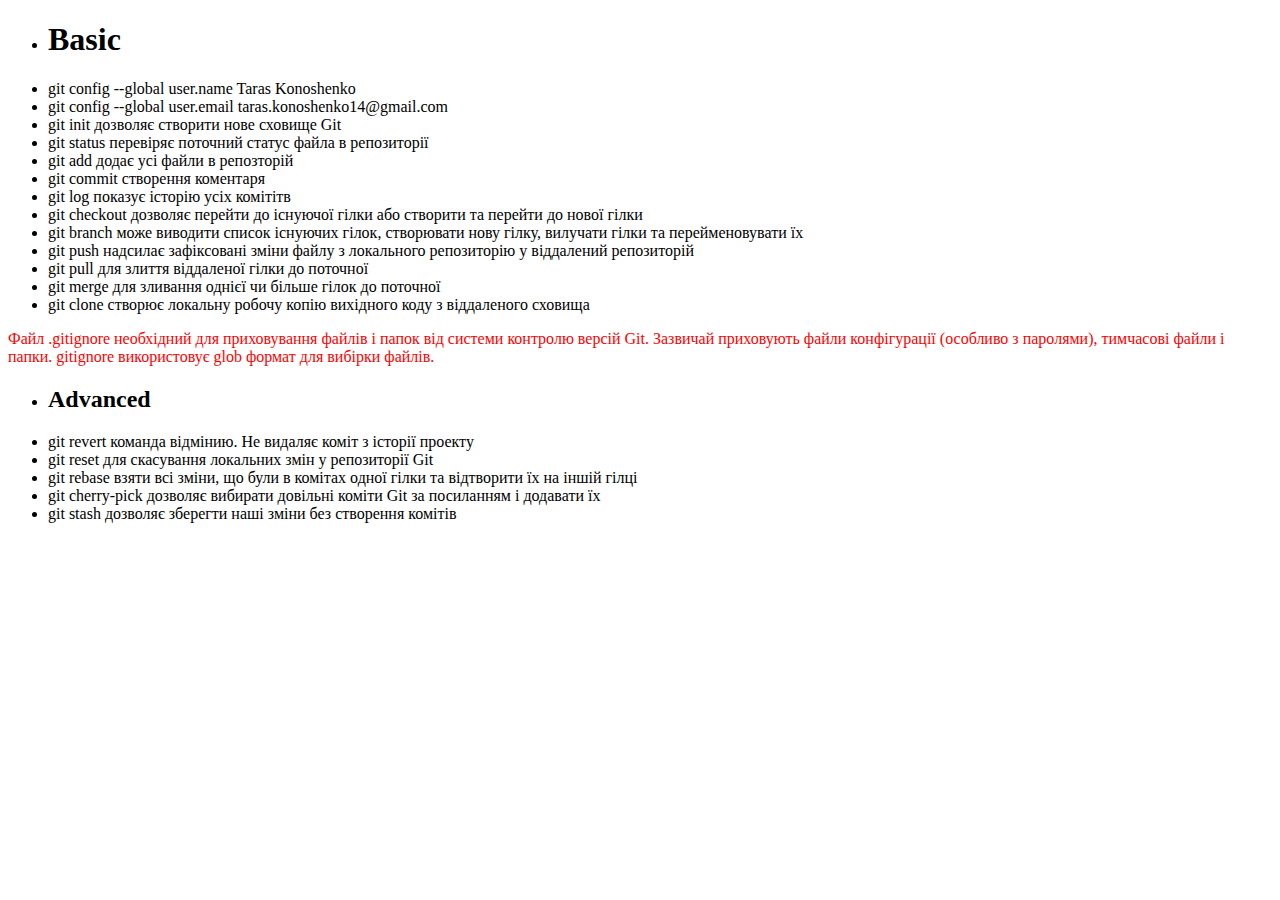
<file: Homework(1)/index.html>
<!DOCTYPE html>
<html lang="en">
<head>
    <meta charset="UTF-8">
    <meta http-equiv="X-UA-Compatible" content="IE=edge">
    <meta name="viewport" content="width=device-width, initial-scale=1.0">
    <link rel="stylesheet" href="./style.css" />
    <title>HW(1)</title>
</head>
<body>
    <ul>
        <li>
            <h1>Basic</h1>
        </li>
    </ul>
    <ul>
        <li>git config --global user.name Taras Konoshenko</li>
        <li>git config --global user.email taras.konoshenko14@gmail.com</li>
        <li>git init дозволяє створити нове сховище Git</li>
        <li>git status перевіряє поточний статус файла в репозиторії</li>
        <li>git add додає усі файли в репозторій</li>
        <li>git commit створення коментаря</li>
        <li>git log показує історію усіх комітітв</li>
        <li>git checkout дозволяє перейти до існуючої гілки або створити та перейти до нової гілки</li>
        <li>git branch може виводити список існуючих гілок, створювати нову гілку, вилучати гілки та перейменовувати їх</li>
        <li>git push надсилає зафіксовані зміни файлу з локального репозиторію у віддалений репозиторій</li>
        <li>git pull для злиття віддаленої гілки до поточної</li>
        <li>git merge для зливання однієї чи більше гілок до поточної </li>
        <li>git clone створює локальну робочу копію вихідного коду з віддаленого сховища</li>
    </ul>
    <p class="explanation">Файл .gitignore необхідний для приховування файлів і папок від системи контролю версій Git.  
        Зазвичай приховують файли конфігурації (особливо з паролями), тимчасові файли і папки.  
        gitignore використовує glob формат для вибірки файлів.</p>
    <ul>
        <li><h2>Advanced</h2></li>
        <li>git revert команда відмінию. Не видаляє коміт з історії проекту</li>
        <li>git reset для скасування локальних змін у репозиторії Git</li>
        <li>git rebase взяти всі зміни, що були в комітах одної гілки та відтворити їх на іншій гілці</li>
        <li>git cherry-pick дозволяє вибирати довільні коміти Git за посиланням і додавати їх</li>
        <li>git stash дозволяє зберегти наші зміни без створення комітів</li>
    </ul>
</body>
</html>
</file>
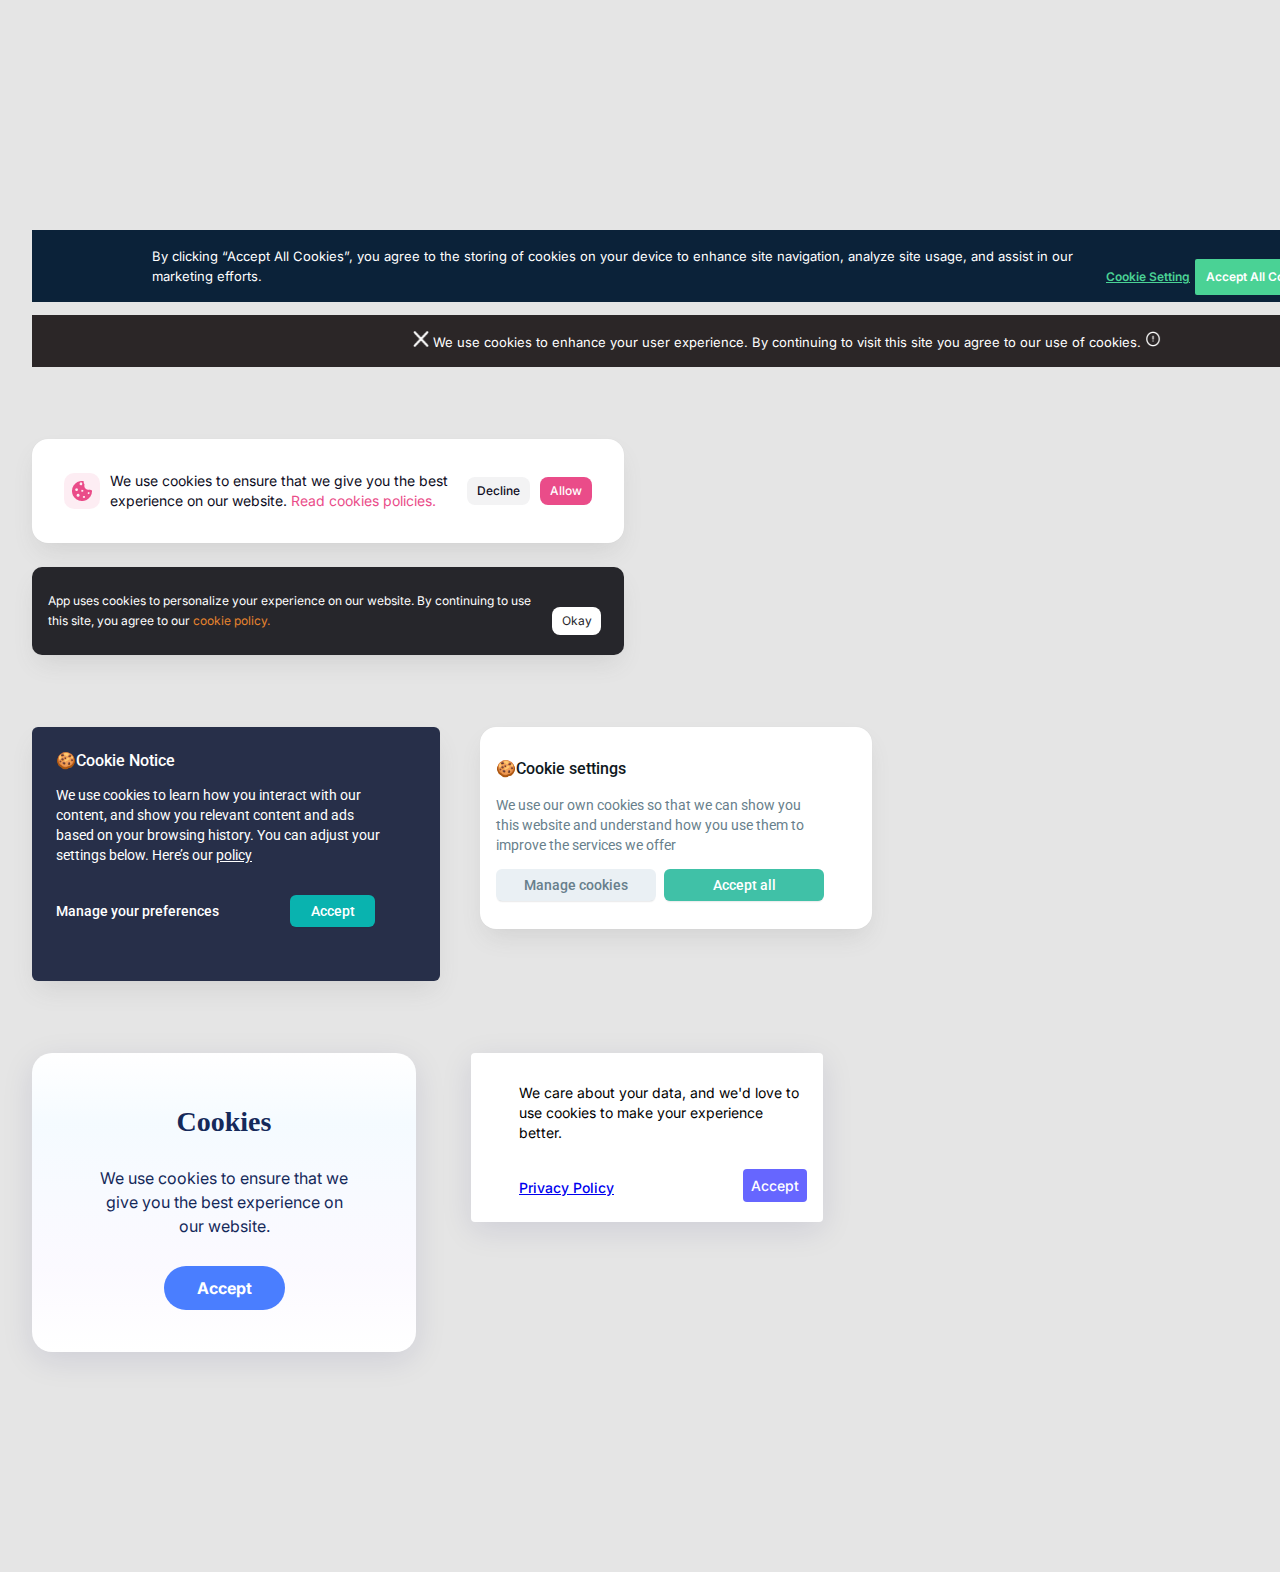
<file: Homework03/index.html>
<!DOCTYPE html>
<html lang="en">
<head>
    <meta charset="UTF-8">
    <meta http-equiv="X-UA-Compatible" content="IE=edge">
    <meta name="viewport" content="width=device-width, initial-scale=1.0">
    <link rel="preconnect" href="https://fonts.googleapis.com">
    <link rel="preconnect" href="https://fonts.gstatic.com" crossorigin>
    <link href="https://fonts.googleapis.com/css2?family=Inter&family=Roboto&display=swap" rel="stylesheet">
    <link rel="preconnect" href="https://fonts.googleapis.com">
    <link rel="preconnect" href="https://fonts.gstatic.com" crossorigin>
    <link href="https://fonts.googleapis.com/css2?family=Inter&family=Roboto:ital,wght@0,500;1,400&display=swap" rel="stylesheet">
    <link rel="stylesheet" href="./style.css" />
    <title>Document</title>
</head>
<body>
    <section>
        <div class="cookie_block">
            <p class="cookie_header">By clicking “Accept All Cookies”, you agree to the storing of cookies on your device to 
                enhance site navigation, analyze site usage, and assist in our marketing efforts.
            </p>
                <div class="cookie_settings">
                    <span><a href="#" class="cookie_settings_text">Cookie Setting</a></span>
                
                    <button class="cookie_settings_button"><span class="cookie_settings_button_text">Accept All Cookies</span></button>
                </div>
        </div>
    </section>
    
    <section>
        <div class="warning_message">
           <p class="warning_message_text"> 
                <img class="img_warning" src="./img/image 10.png" alt="!">
                    We use cookies to enhance your user experience. 
                    By continuing to visit this site you agree to our use of cookies.
                <img class="img_warning_cross" src="./img/image 11.png" alt="x">
            </p>
        </div>
    </section>

    <section>
        <div class="cookies_policies">
            <span class="cookie"><img src="./img/Vector.png" alt="cookie" class="cookie_img"></span>
            <p class="cookies_polices_text">We use cookies to ensure that we give you the best experience on our website. 
                <span class="read_cookies">Read cookies policies.</span>
            </p>
            <button class="button_decline"><span class="button_decline_text">Decline</span></button>
            <button class="button_allow"><span class="button_allow_text">Allow</span></button>
        </div>
    </section>

    <section>
        <div class="cookie_policy">
            <p class="cooky_policy_text">App uses cookies to personalize your experience on our website. 
                By continuing to use this site, you agree to our <span class="cooky_policy_orange">cookie policy.</span>
            </p>
            <button class="button_okay"><span class="button_okay_text">Okay</span></button>
        </div>
    </section>

    <section class="cookie_notice_body_section">
        <div class="cookie_notice_body">
           <div class="cookie_notice">🍪Cookie Notice</div>
            <p class="cookie_notice_text">We use cookies to learn how you interact with our content, and show you relevant content and ads 
                based on your browsing history. You can adjust your settings below. Here’s our <a href="#" class="policy">policy</a></p>
            <div class="cookie_accept_block">
                <span class="preferences">Manage your preferences</span>
                <button class="button_accept"><span class="button_text">Accept</span></button>
            </div>
        </div>
        
        <div class="cookie_settings_block">
            <p class="cookie_settings_header">🍪Cookie settings</p>
            <p class="text_of_cookie_settings">We use our own cookies so that we can show you this website and understand 
                how you use them to improve the services we offer</p>
            <div class="cookie_setting_buttons">
                <button class="manage_cookies_button"><span class="manage_cookies_button_text">Manage cookies</span></button>
                <button class="accept_all_cookies_button"><span class="accept_all_cookies_button_text">Accept all</span></button>
            </div>
        </div>
    </section>
    
    <section class="cookies_and_policy_section">
        <section class="cookies_section">
            <div class="cookies_body">
                <p class="cookies">Cookies</p>
                <div class="ensuarance_text"><p class="ensuarance">We use cookies to ensure that we give you the best experience on our website.</p></div>
                <div class="cookie_accept_button_class"><button class="cookie_accept_button"><span class="cookie_accept_button_text">Accept</span></button></div> 
            </div>
        </section>
        
        <section class="privacy_policy_section">
            <div class="privacy_policy_body">
                <p class="privacy_policy_text">We care about your data, and we'd love to use cookies to make your experience better.</p>
                <div class="privacy_policy_section_button">
                    <span class="privacy_policy"><a href="#">Privacy Policy</a></span>  
                    <button class="privacy_policy_button"><span class="privacy_policy_button_text">Accept</span></button>
                </div>          
            </div>
        </section>
    </section>
</body>
</html>
</file>
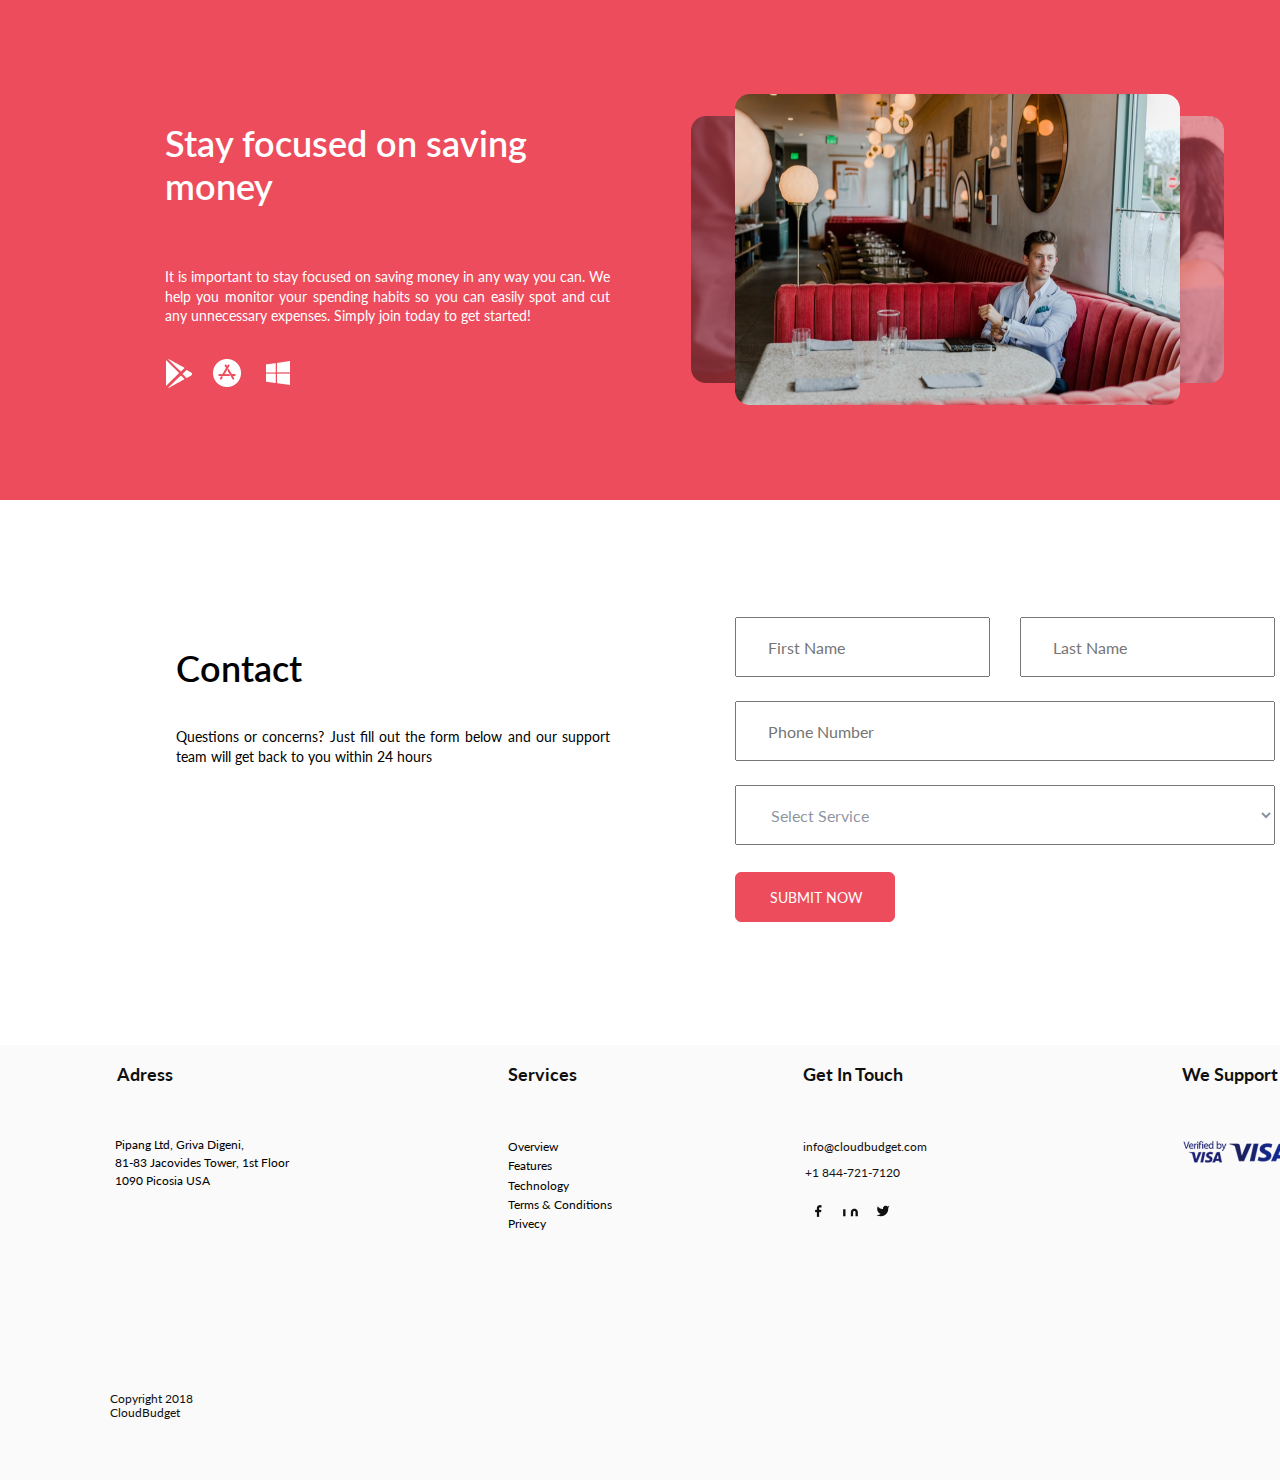
<file: Homework04/index.html>
<!DOCTYPE html>
<html lang="en">
<head>
    <meta charset="UTF-8">
    <meta http-equiv="X-UA-Compatible" content="IE=edge">
    <meta name="viewport" content="width=device-width, initial-scale=1.0">
    <link rel="preconnect" href="https://fonts.googleapis.com">
    <link rel="preconnect" href="https://fonts.gstatic.com" crossorigin>
    <link href="https://fonts.googleapis.com/css2?family=Inter&family=Lato:wght@400;700&display=swap" rel="stylesheet">
    <link rel="stylesheet" href="./style.css">
    <title>Document</title>
</head>
<body>
    <header>
        <section>
           <div class="title_text">Stay focused on saving money</div>

            <div class="middle">
                <p class="middle_text">It is important to stay focused on saving money in any way you can. 
                    We help you monitor your spending habits so you can easily spot and cut any unnecessary expenses. 
                    Simply join today to get started!</p>
            </div>

                <span> 
                    <div>
                        <img class="piece1" src="./img/Vector3.png" alt=".">
                        <img class="piece2" src="./img/Vector4.png" alt=".">
                        <img class="piece3" src="./img/Vector5.png" alt=".">
                        <img class="piece4" src="./img/Vector6.png" alt=".">
                    </div>
                        <img class="appstore_logo" src="./img/Vector.png" alt="AppStore">
                        <img class="windows_logo" src="./img/Vector2.png" alt="Windows">
                </span> 
                <section>
                    <div>
                        <img class="video_bg" src="./img/Video_bg.png" alt="img">
                        <img class="video_bg1" src="./img/Video_bg1.png" alt="img">
                        <img class="video_bg2" src="./img/Video_bg2.png" alt="img">
                    </div>
                </section>
        </section>
    </header>
    <main>
        <div class="container">
            
            <div class="contact_body">
                <div>
                    <h2>Contact</h2>
                    <p class="contact_text">Questions or concerns? Just fill out the form below and our support 
                        team will get back to you within 24 hours
                    </p>
                </div>

                <div>
                    <form>
                        <div class="fullname_input">
                            <div class="firs_tname_input">
                                <input type="text" placeholder="First Name" class="first_name">
                            </div>

                            <div class="last_name_input">
                                <input type="text" placeholder="Last Name" class="last_name">
                            </div>
                        </div>

                        <div class="phone_service_inputs">
                            <div class="phone_number_input">
                                <input type="text" placeholder="Phone Number" class="phone_number">
                            </div>

                            <div class="select_service_input">
                                <select type="text" name="Select Service" class="select_service">
                                <option value="1" class="select_service_text">Select Service</option>
                            </div>
                            
                            <div class="button_class">
                                <input type="submit" value="SUBMIT NOW" class="button">
                            </div>
                        </div>
                    </form>
                </div>
            </div>
        </div>
    </main>

    <footer>
        <div class="adress_block"> 
            <p class="adress_title_text">Adress</p>
            <p class="adress_text">
                <br>
                Pipang Ltd, Griva Digeni,
                <br>
                81-83 Jacovides Tower, 1st Floor
                <br>
                1090 Picosia USA
            </p>
        </div>

        <div class="services_block">
            <p class="services_title_text">Services</p>
            <p class="services_text">
                <br>
                overview
                <br>
                features
                <br>
                technology
                <br>
                Terms & Conditions
                <br>
                Privecy
            </p>
        </div>
        <div class="GetInTouch_block">
            <p class="GetInTouch_title_text">Get In Touch</p>
            <p class="GetInTouch_text">info@cloudbudget.com</p>
            <p class="GetInTouch_phone_number">+1 844-721-7120</p>
            <div class="logotypes">
                <img class="vector7" src="./img/Vector7.png" alt="Facebook">
                <img class="vector8" src="./img/Vector8.png" alt="I">
                <img class="vector9" src="./img/Vector9.png" alt="N">
                <img class="vector10" src="./img/Vector10.png" alt="Twitter">
            </div>
        </div>
        <div class="WeSupport_block">
            <p>We Support</p>
            <img src="./img/secure-p-1 1.png" alt="Verified by" class="img_verified_by">
        </div>
        <div class="cloudbudget">
            <p class="cloudbudget_text">Copyright 2018 CloudBudget</p>
        </div>
    </footer>
</body>
</html>
</file>
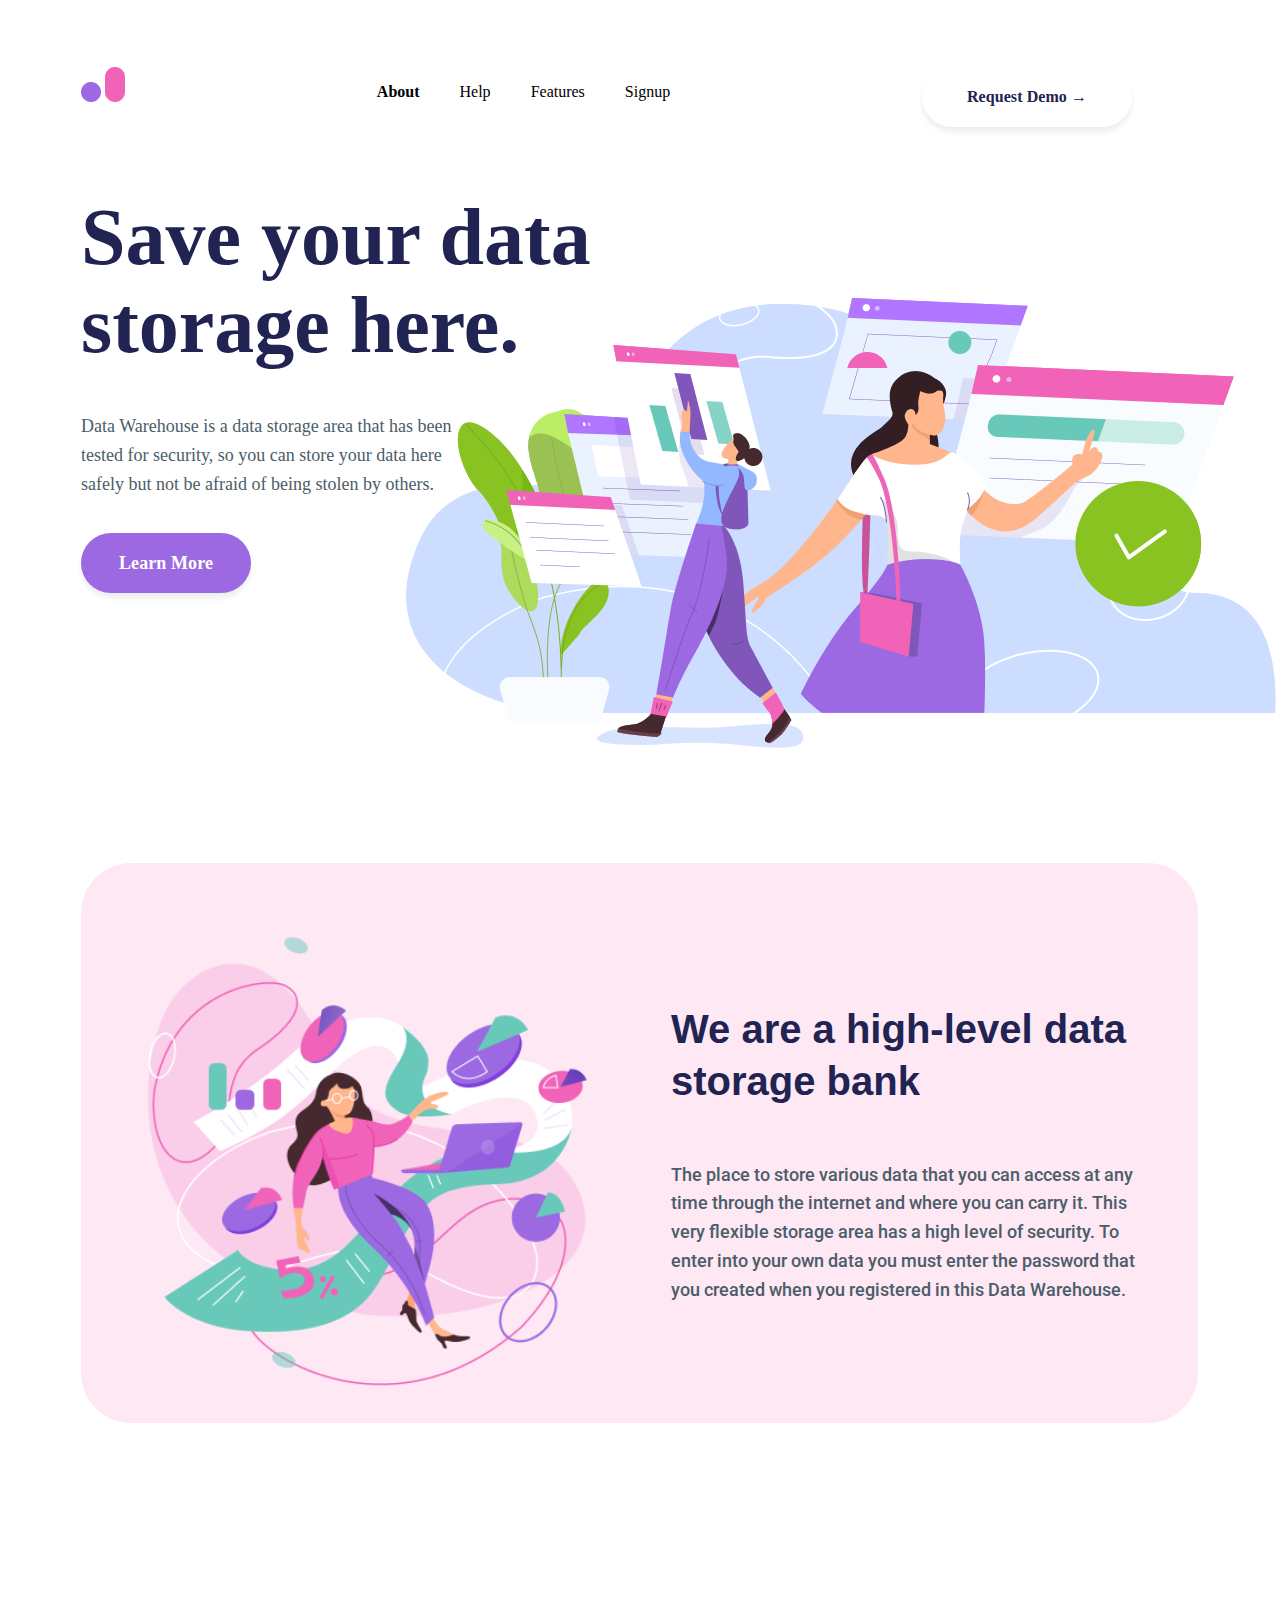
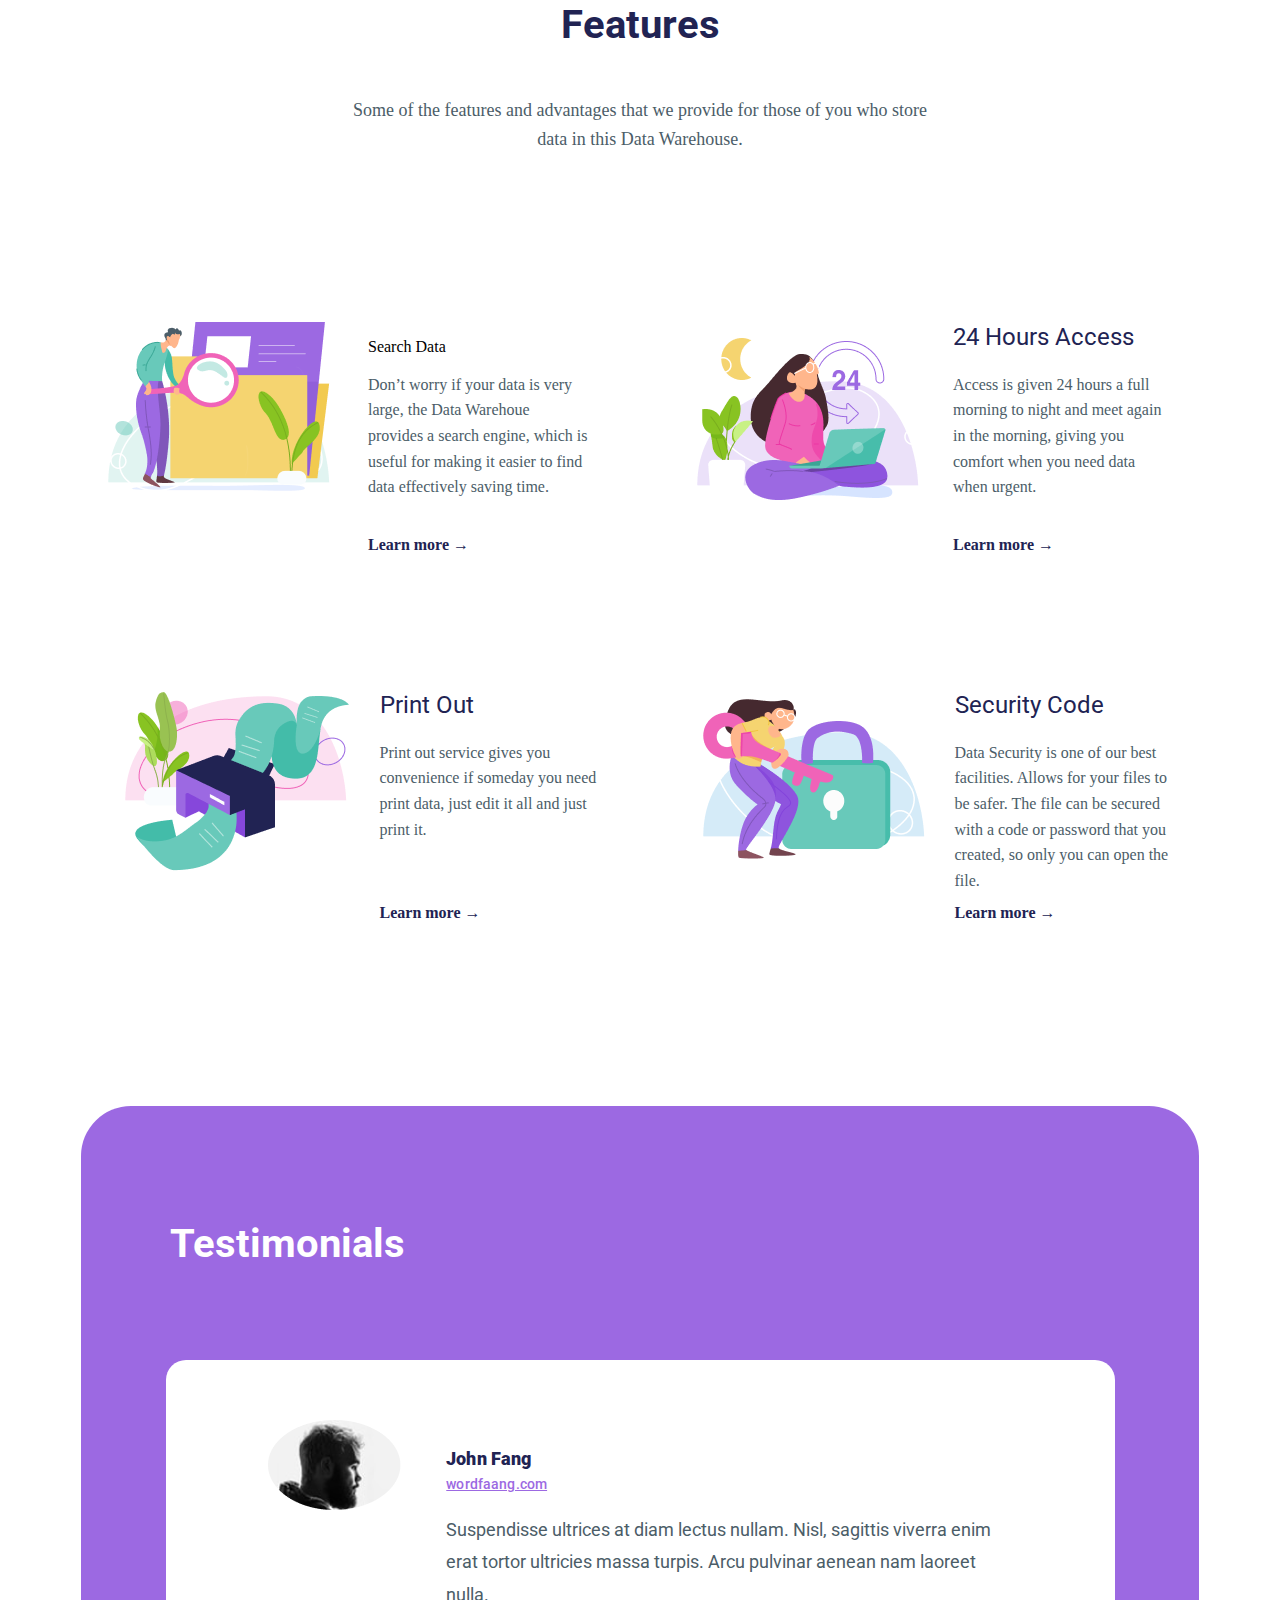
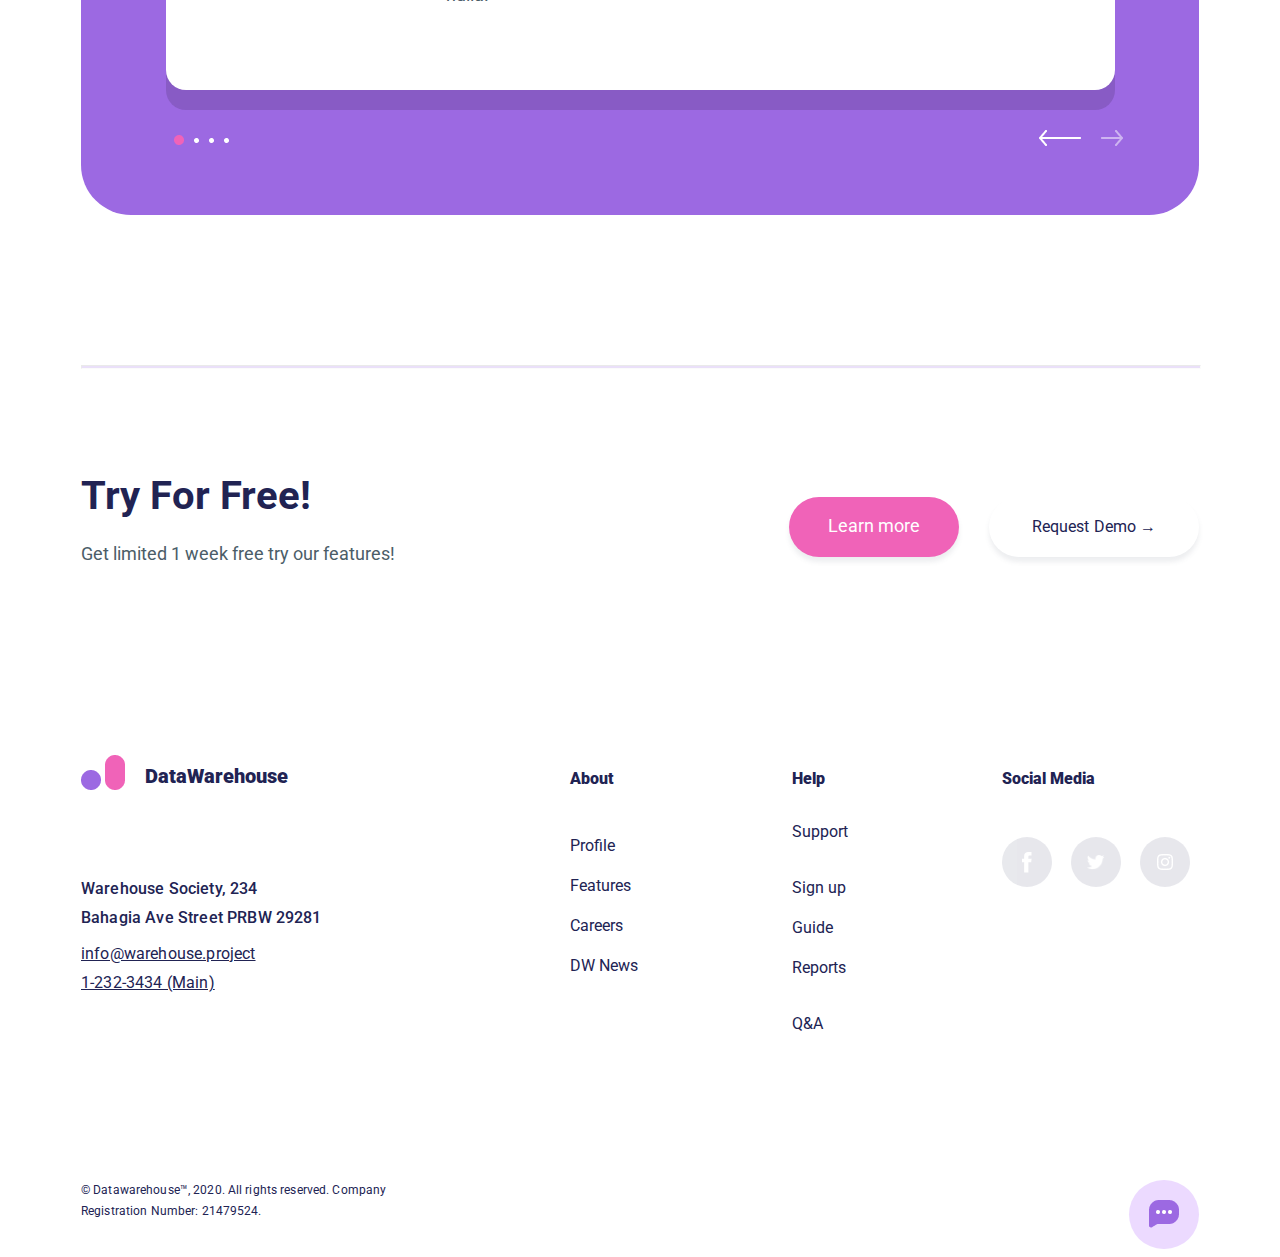
<file: Homework06/index.html>
<!DOCTYPE html>
<html lang="en">
<head>
    <meta charset="UTF-8">
    <meta http-equiv="X-UA-Compatible" content="IE=edge">
    <meta name="viewport" content="width=device-width, initial-scale=1.0">
    <link rel="preconnect" href="https://fonts.googleapis.com">
    <link rel="preconnect" href="https://fonts.googleapis.com">
    <link rel="preconnect" href="https://fonts.gstatic.com" crossorigin>
    <link href="https://fonts.googleapis.com/css2?family=Roboto:wght@400;500;700;900&display=swap" rel="stylesheet">
    <link rel="stylesheet" href="./style.css">
    <title>Document</title>
</head>
<body>
    <div class="container">
        <header>
            <div>
                <img src="./img/Rectangle 32.png" alt="">
                <img src="./img/Rectangle 33.png" alt="">
            </div>
            <div class="menu">
               <div class="about"><p><b>About</b></p></div>
                <div class="help"><p>Help</p></div>
                <div class="features"><p>Features</p></div>
                <div class="signup"><p>Signup</p></div>
            </div>
            <div>
                <button>Request Demo →</button>
            </div>
    </header>
    <main>
        <section class="data_storage">
            <div class="data_storage_block">
            <h2 class="data_storage_title">Save your data storage here.</h2>
            <p class="data_storage_text">Data Warehouse is a data storage area that has been
                tested for security, so you can store your data here
                safely but not be afraid of being stolen by others.
            </p>
            <button class="learn_more_button">Learn More</button>
            </div>
            <img src="./img/First img.png" alt="" class="main_first_img">
        </section>

        <section>
            <div class="data_storage_bank">
                <img src="./img/Second img.png" alt="" class="main_second_img">
            <div class="bank_text_block"> 
                <h3 class="data_storage_bank_title">We are a high-level data storage bank</h3>
                <p class="data_storage_bank_text">
                    The place to store various data that you can access at any time through the internet  and where you can carry it. 
                    This very flexible storage area has a high level of security. To enter into your own data you must enter the 
                    password that you created when you registered in this Data Warehouse. 
                </p>
            </div>
            </div>
        </section>
        
        <section class="features_section">
            <div class="feautres_block">
                <h1>Features</h1>
                <p class="feautres_block_text">Some of the features and advantages that we provide for those of you who store data in this Data Warehouse.</p>
            </div>
                <div class="feautres_block_2">
                    <div class="search_data">
                        <div>
                            <img src="./img/Third img.png" alt="">
                        </div> 
                        <div class="search_data_block">
                            <p class="search_data_title_text">Search Data</p>
                            <p class="search_data_text">Don’t worry if your data is very large, the Data Warehoue provides a search engine, which is useful 
                                for making it easier to find data effectively saving time.
                            </p>
                            <p class="learn_more_text">Learn more →</p>
                        </div>
                    </div>

                    <div class="hours_access">
                        <div>
                            <img src="./img/Seventh image.png" alt="">
                        </div> 
                        <div class="hours_access_block">
                            <p class="hours_access_title">24 Hours Access</p>
                            <p class="hours_access_text">Access is given 24 hours a full morning to night and
                                meet again in the morning, giving you comfort when
                                you need data when urgent.
                            </p>
                            <p class="learn_more_text">Learn more →</p>
                        </div>
                    </div>

                    <div class="print_out">
                        <div>
                            <img src="./img/Eighth image.png" alt="">
                        </div> 
                        <div class="print_out_block">
                            <p class="print_out_title">Print Out</p>
                            <p class="print_out_text">Print out service gives you convenience if someday
                                you need print data, just edit it all and just print it.
                            </p>
                            <p class="learn_more_text">Learn more →</p>
                        </div>
                    </div>

                    <div class="security_code">
                        <div>
                            <img src="./img/Ninth image.png" alt="">
                        </div> 
                        <div class="security_code_block">
                            <p class="security_code_title">Security Code</p>
                            <p class="security_code_text">Data Security is one of our best facilities. Allows for your files
                                to be safer. The file can be secured with a code or password that 
                                you created, so only you can open the file.
                            </p>
                            <p class="learn_more_text">Learn more →</p>
                        </div>
                    </div>
                </div>
                <div class="testimonials">
                        <h4>Testimonials</h4>
                    <div class="john_fang_block">
                        <!-- <div class="img10"> -->
                            <img src="./img/Tenth img.png" alt="" class="img10">
                        <!-- </div> -->
                        <div class="john_fang_block_2">
                            <h5>John Fang</h5>
                            <a href="#" class="wordfaang"> wordfaang.com</a>
                            <p class="john_fang_text">Suspendisse ultrices at diam lectus nullam. 
                                Nisl, sagittis viverra enim erat tortor ultricies massa turpis. Arcu pulvinar aenean nam laoreet nulla.</p>
                        </div>
                    </div>
                        <div class="john_fang_block_3">
                            <img src="./img/slide.png" alt="" class="dots">
                            <div>
                                <img src="./img/left arrow.png" alt="" class="left_arrow"><img src="./img/right arrow.png" alt="" class="right_arrow">
                            </div>
                        </div> 
                </div>
        </section>
        <hr class="hr">
    </main>

    <footer>
        <section class="footer_section_1">
            <div class="try_for_free">
                <h6>Try For Free!</h6>
                <p class="try_for_free_subtitle">Get limited 1 week free try our features!</p>
            </div>
            <div class="footer_buttons">
                <button class="learn_more_footer_button">Learn more</button>
                <button class="request_demo_button">Request Demo →</button>
            </div>
        </section>
        <section class="footer_section_2">
            <div class="data_ware_house_block">
                <div class="data_ware_house_title">
                    <div>
                        <img src="./img/Rectangle 32.png" alt="" class="footer_title_imgs_1">
                        <img src="./img/Rectangle 33.png" alt="" class="footer_title_imgs_2">
                    </div>
                    <div>
                        <p class="data_ware_house">DataWarehouse</p>
                    </div>
                </div>
                <div class="data_ware_house_subtitle">
                    <p class="data_ware_house_text">Warehouse Society, 234
                        <br>
                        Bahagia Ave Street PRBW 29281  
                    </p>
                </div>
                <div>
                    <a href="#" class="info_gmail">info@warehouse.project
                        <br>
                        1-232-3434 (Main)</a>
                </div>
            </div>
            <div class="footer_about_block">
                    <p class="footer_titles">About</p>
                    <p class="profile_text">Profile</p>
                    <p class="footer_texts">Features</p> 
                    <p class="footer_texts">Careers</p>
                    <p class="footer_texts">DW News</p>
            </div>
            <div class="footer_about_block">
                <p class="footer_titles">Help</p>
                <p class="footer_textst"> Support</p>
                <p class="footer_texts">Sign up</p> 
                <p class="footer_texts">Guide</p>
                <p class="footer_texts">Reports</p>
                <p>Q&A</p>
        </div>
        <div class="footer_about_block">
            <p class="social_title">Social Media</p>
            <div class="circles">
                <div class="circle"><img src="./img/facebook.png" alt="" class="facebook"></div>
                <div class="circle"><img src="./img/twitter.png" alt="" class="twitter"></div>
                <div class="circle"><img src="./img/instagram.png" alt="" class="instagram"></div>
            </div>
    </div>
        </section>
        <section>
            <div class="community_rules_block">
                <div class="community_rules">
                    <p class="community_rules_text">
                        © Datawarehouse™, 2020. All rights reserved.
                        Company Registration Number: 21479524.
                    </p>
                </div>
                <div class="contact_support">
                    <img src="./img/support.png" alt="Contact us" />
                </div>
            </div>
        </section>
    </footer>
    </div>
</body>
</html>
</file>
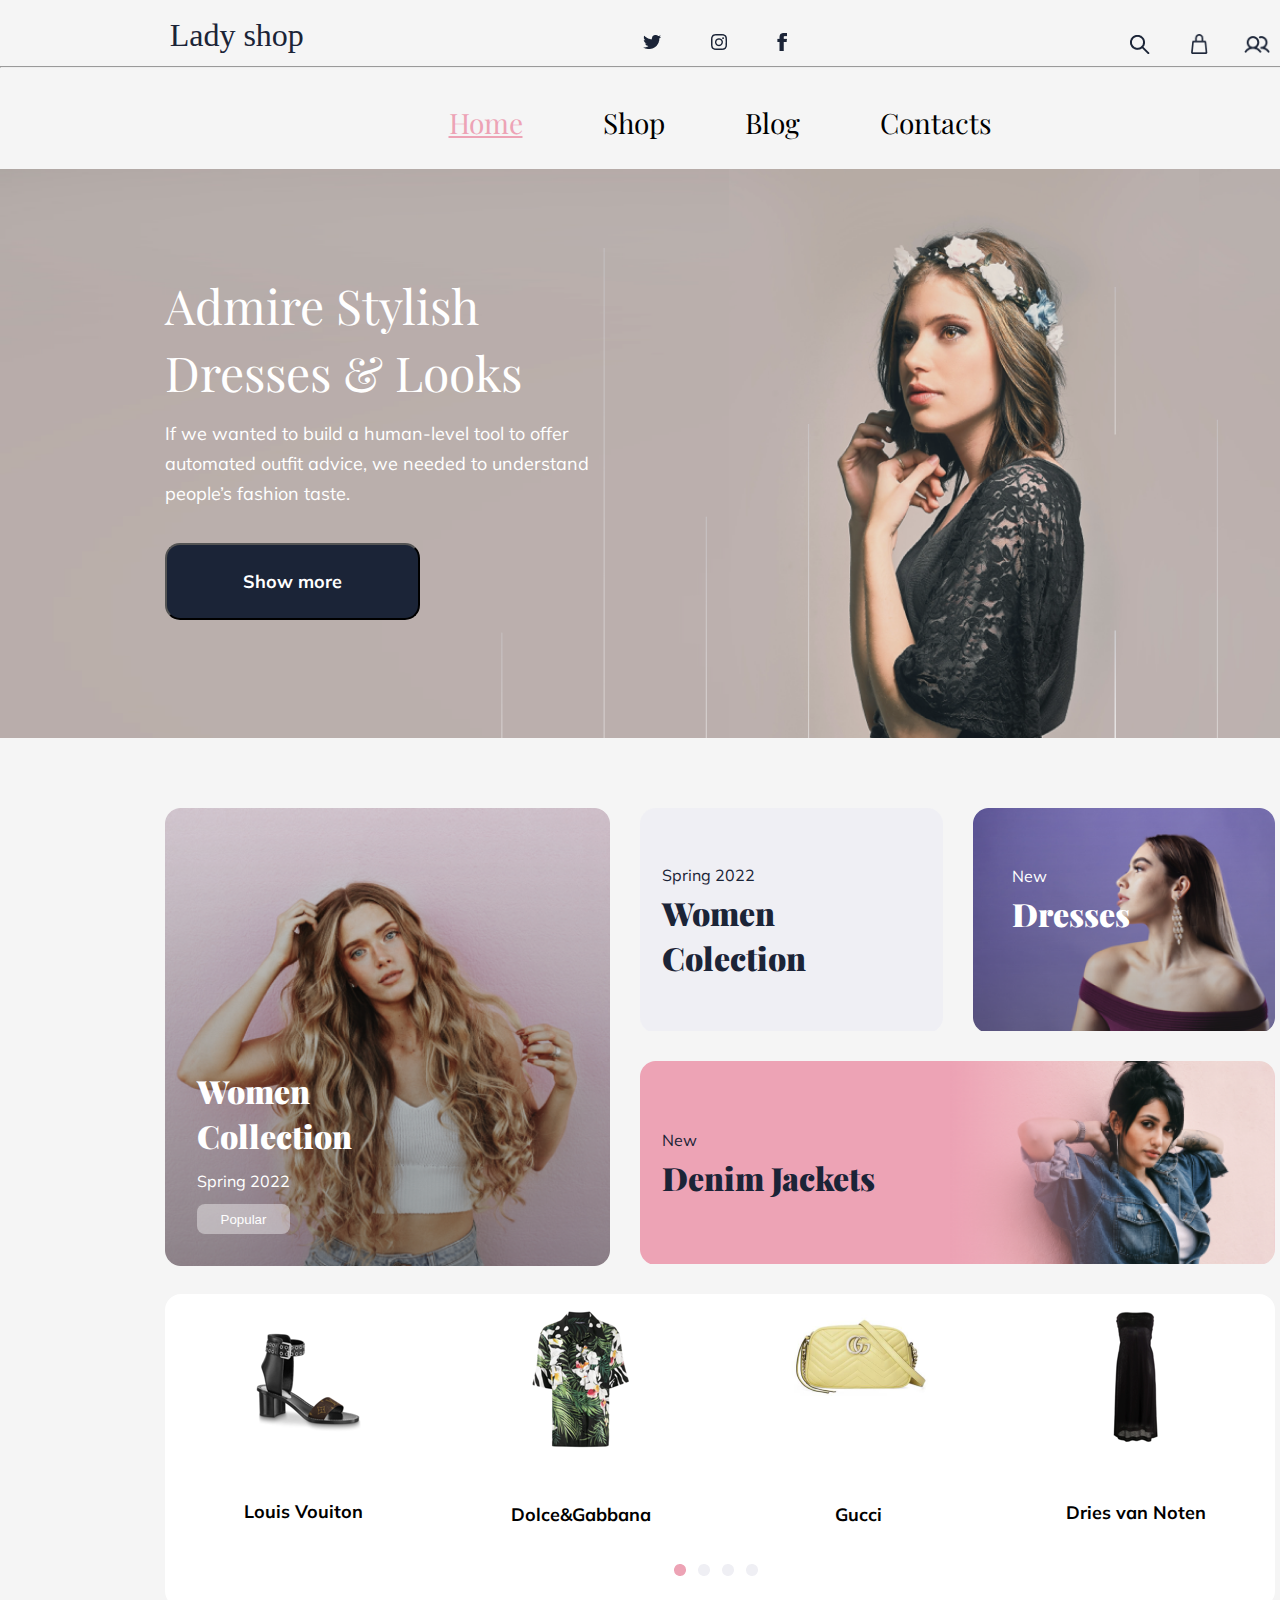
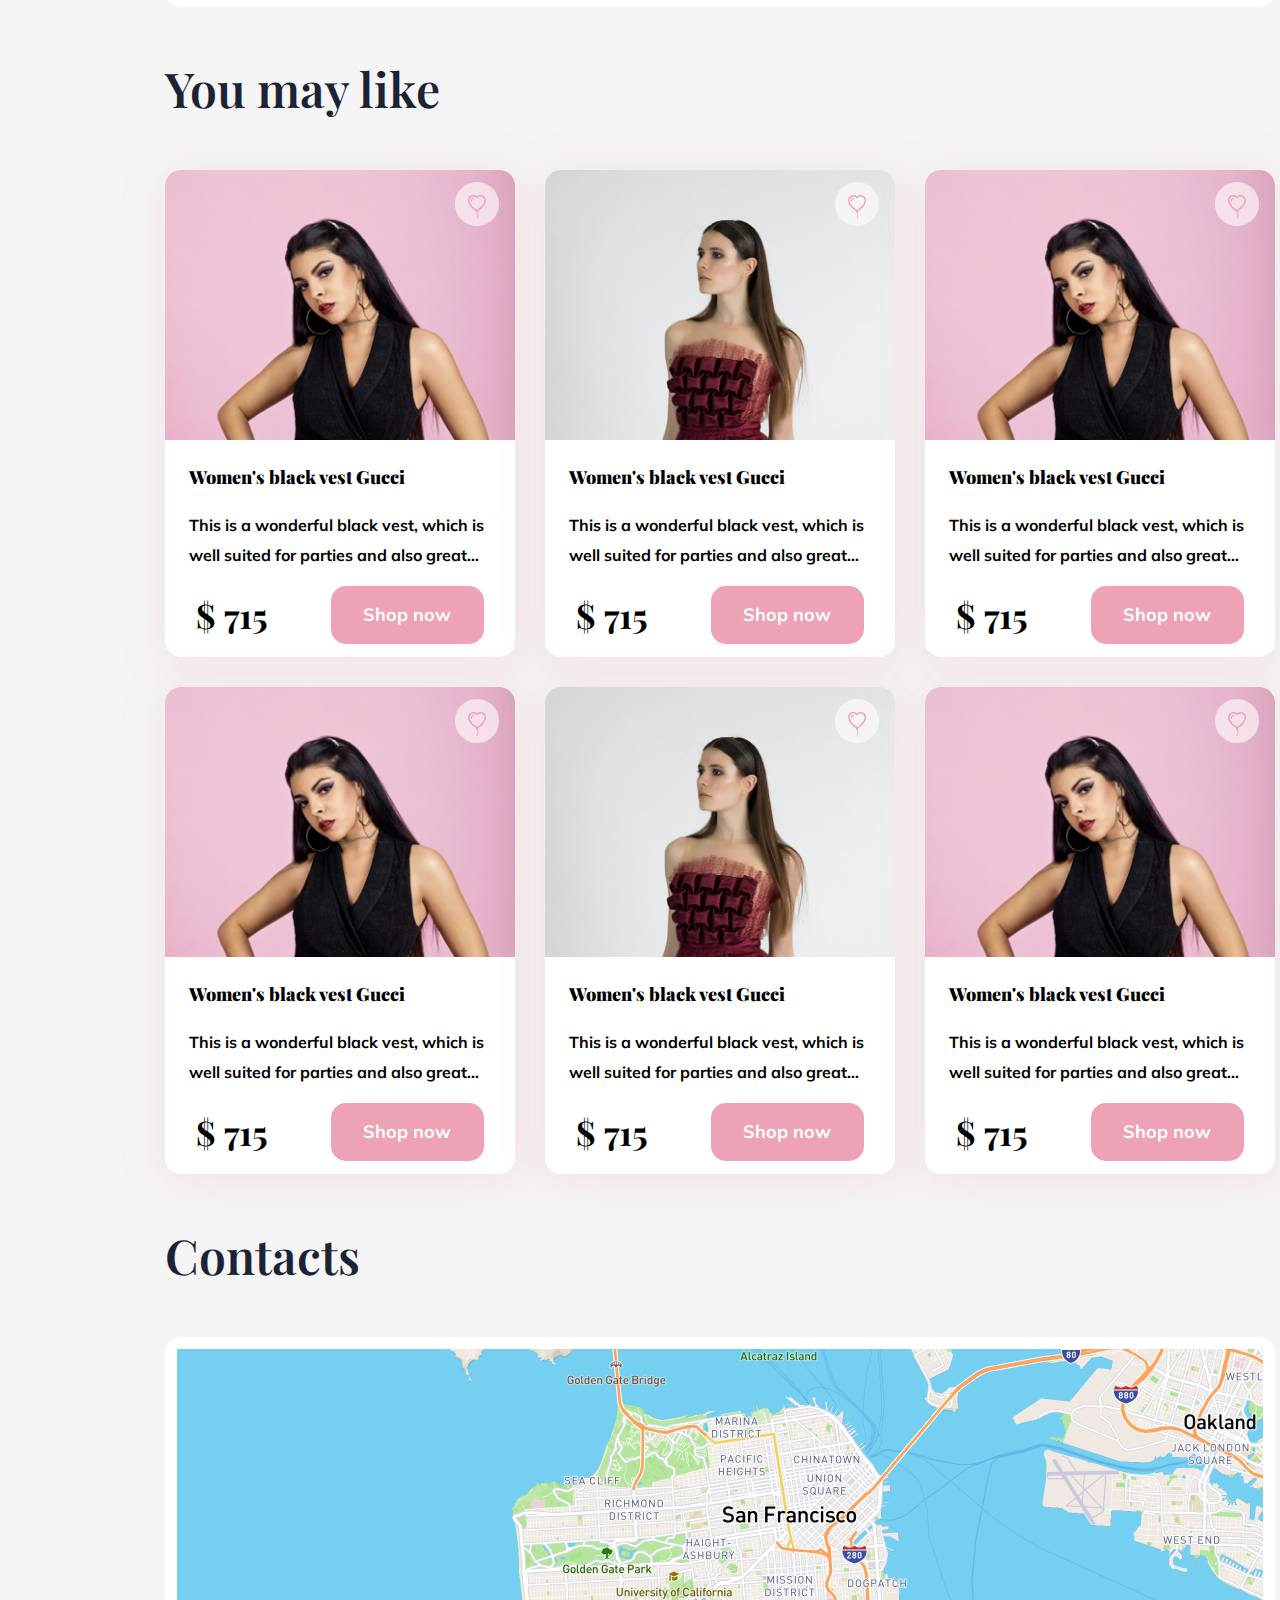
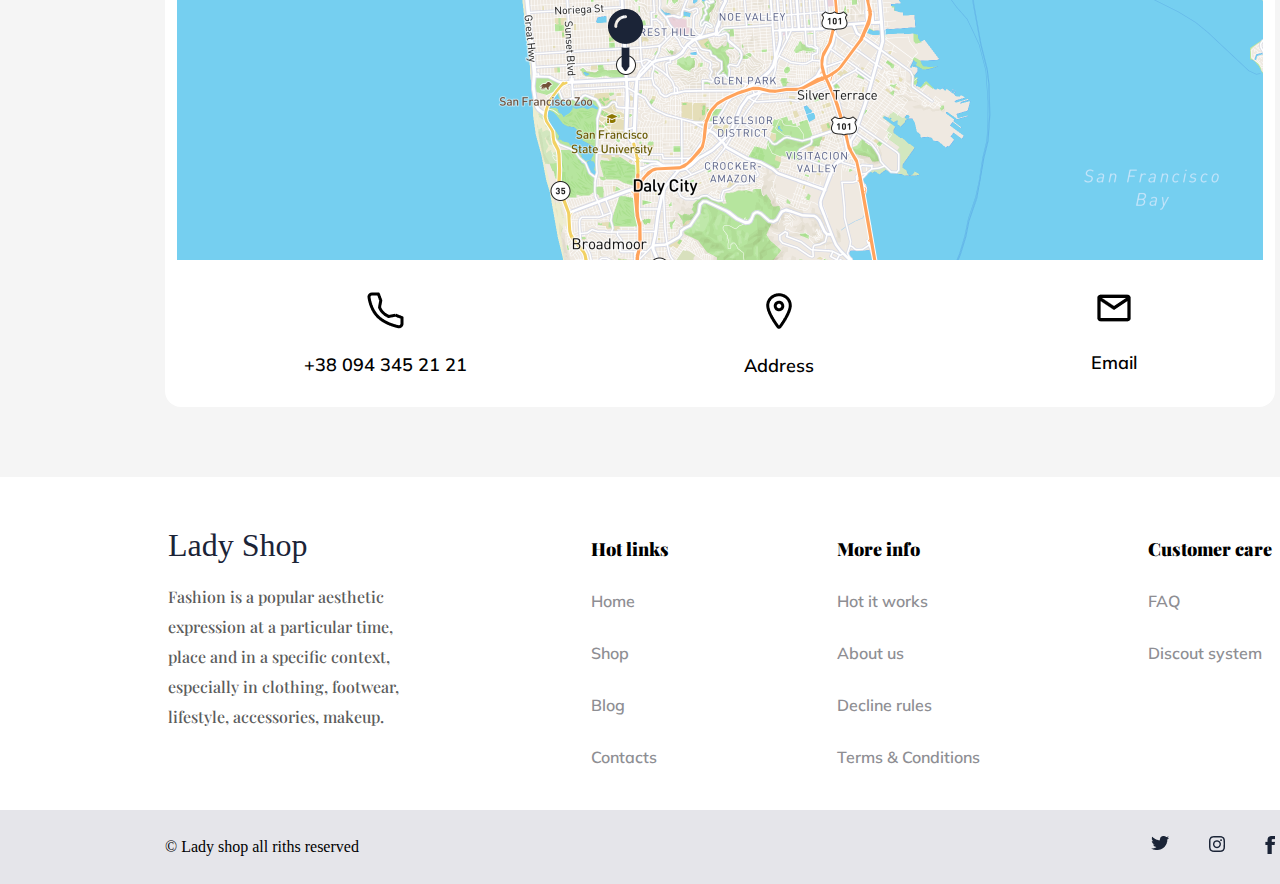
<file: Homework07/index.html>
<!DOCTYPE html>
<html lang="en">
<head>
    <meta charset="UTF-8">
    <meta http-equiv="X-UA-Compatible" content="IE=edge">
    <meta name="viewport" content="width=device-width, initial-scale=1.0">
    <link rel="preconnect" href="https://fonts.googleapis.com">
    <link rel="preconnect" href="https://fonts.gstatic.com" crossorigin>
    <link href="https://fonts.googleapis.com/css2?family=Mulish&family=Playfair+Display&family=Roboto&family=Rochester&display=swap" rel="stylesheet">
    <link rel="stylesheet" href="./style.css">
    <title>Document</title>
</head>
<body>
    <header>
        <section>
            <div class="lady_shop">
                <h3>Lady shop</h3>
                <div class="social_media_block">
                   <a href="https://twitter.com/home?lang=uk" target="_blank"><img src="./img/twitter icn.png" alt="twitter" class="facebook"></a>
                   <a href="hhttps://www.instagram.com/" target="_blank"><img src="./img/instagram icn.png" alt="instagram" class="instagram"></a>
                   <a href="https://www.facebook.com/" target="_blank"><img src="./img/facebook icn.png" alt="facebook" class="twitter"></a>
                </div>
                <div class="header_actions_block">
                    <img src="./img/search.png" alt="Search" class="search">
                    <img src="./img/cart icn.png" alt="Liked things" class="cart">
                    <img src="./img/icons.png" alt="Your Profile" class="basket">
                </div>
            </div>
            <hr>
            <div class="nav">
                <p class="nav_home_text">Home</p>
                <p class="nav_text">Shop</p>
                <p class="nav_text">Blog</p>
                <p class="nav_text">Contacts</p>
            </div>
        </section>
         <section>
                <div class="admire_stylish_img"> 
                    <h1>Admire Stylish Dresses & Looks</h1>
                <p class="admire_stylish_subtitle">If we wanted to build a human-level tool to offer 
                    automated outfit advice, we needed to understand 
                    people’s fashion taste. </p>
                <button class="admire_stylish_button">Show more</button>
            </div>
        </section>
    </header>

    <main>
        <div class="main_wrapper">
        <section class="shop_box">
            <div class="collection_category">
                <p class="women_collection_text1">Women Collection</p>
                <p class="spring_text_1">Spring 2022</p>
                <button class="collection_button">Popular</button>
            </div>
            <div class="collection_2_category">
                <p class="spring_text_2">Spring 2022</p>
                <p class="women_collection_text2">Women Colection</p>
            </div>
            <div class="dresses_category">
                <p class="new_dresses_text">New</p>
                <p class="dresses_text">Dresses</p>
            </div>
            <div class="denim_jackets_category">
                <p class="new_jackets_text">New</p>
                <p class="denim_jackets">Denim Jackets</p>
            </div>

            <div class="product_slider">
                <div class="louis_vouiton_block">
                    <img src="./img/louis_vouiton.png" alt="Louis Vouiton Dress" class="louis_vouiton_img">
                    <p class="slider_text">Louis Vouiton</p>
                </div>

                <div class="dolce_gabbana_block">
                    <img src="./img/Dolce&Gabbana.png" alt="Dolce&Gabbana Dress" class="dolce_gabbana_img">
                    <p class="slider_text">Dolce&Gabbana</p>
                </div>
                
                <div class="gucci_block">
                    <img src="./img/Gucci.png" alt="Gucci Dress" class="gucci_img">
                    <p class="slider_text">Gucci</p>
                </div>

                <div class="dries_van_noten_block">
                    <img src="./img/Dries van Noten.png" alt="Dries van Noten Dress" class="dries_van_noten_img">
                    <p class="slider_text">Dries van Noten</p>
                </div>
                <div class="dots">
                    <img src="./img/dots.png" alt="" class="dots_properties">
                </div>
            </div>
        </section>
        <section>
            <p class="you_may_like_text">You may like</p>
            <div class="you_may_like_block">
                <div class="mask_group">
                    <img src="./img/heart_in_basket.png" alt="like" class="women_collection_heart">
                    <img src="./img/Mask Group.png" alt="dress_photo">
                    <p class="womens_text">Women's black vest Gucci</p>
                    <p class="womens_subtitle_text">This is a wonderful black vest, 
                        which is well suited for parties and also great…</p>
                        <div class="women_collection_footer_block">
                            <div class="you_may_like_price">$ 715</div>
                            <button class="women_collection_shop_button">Shop now</button>
                        </div>
                </div>
                <div class="mask_group">
                    <img src="./img/heart_in_basket.png" alt="like" class="women_collection_heart">
                    <img src="./img/Mask Group2.png" alt="dress_photo">
                    <p class="womens_text">Women's black vest Gucci</p>
                    <p class="womens_subtitle_text">This is a wonderful black vest, 
                        which is well suited for parties and also great…</p>
                        <div class="women_collection_footer_block">
                            <div class="you_may_like_price">$ 715</div>
                            <button class="women_collection_shop_button">Shop now</button>
                        </div>
                </div>
                <div class="mask_group">
                    <img src="./img/heart_in_basket.png" alt="like" class="women_collection_heart">
                    <img src="./img/Mask Group.png" alt="dress_photo">
                    <p class="womens_text">Women's black vest Gucci</p>
                    <p class="womens_subtitle_text">This is a wonderful black vest, 
                        which is well suited for parties and also great…</p>
                        <div class="women_collection_footer_block">
                            <div class="you_may_like_price">$ 715</div>
                            <button class="women_collection_shop_button">Shop now</button>
                        </div>
                </div>

                <div class="mask_group">
                    <img src="./img/heart_in_basket.png" alt="like" class="women_collection_heart_2">
                    <img src="./img/Mask Group.png" alt="dress_photo">
                    <p class="womens_text">Women's black vest Gucci</p>
                    <p class="womens_subtitle_text">This is a wonderful black vest, 
                        which is well suited for parties and also great…</p>
                        <div class="women_collection_footer_block">
                            <div class="you_may_like_price">$ 715</div>
                            <button class="women_collection_shop_button">Shop now</button>
                        </div>
                </div>
                <div class="mask_group">
                    <img src="./img/heart_in_basket.png" alt="like" class="women_collection_heart_2">
                    <img src="./img/Mask Group2.png" alt="dress_photo">
                    <p class="womens_text">Women's black vest Gucci</p>
                    <p class="womens_subtitle_text">This is a wonderful black vest, 
                        which is well suited for parties and also great…</p>
                        <div class="women_collection_footer_block">
                            <div class="you_may_like_price">$ 715</div>
                            <button class="women_collection_shop_button">Shop now</button>
                        </div>
                </div>
                <div class="mask_group">
                    <img src="./img/heart_in_basket.png" alt="like" class="women_collection_heart_2">
                    <img src="./img/Mask Group.png" alt="dress_photo">
                    <p class="womens_text">Women's black vest Gucci</p>
                    <p class="womens_subtitle_text">This is a wonderful black vest, 
                        which is well suited for parties and also great…</p>
                        <div class="women_collection_footer_block">
                            <div class="you_may_like_price">$ 715</div>
                            <button class="women_collection_shop_button">Shop now</button>
                        </div>
                </div>
            </div>
        </section>
        <section>
            <p class="shop_contacts">Contacts</p>
            <div class="map_background">
                <div class="map_img">
                    <img src="./img/pointer.png" alt="pointer" class="pointer_img">
                </div>
                <div class="contacts">
                    <div class="contacts_block">
                        <img src="./img/call_us.png" alt="call_us">
                        <p class="contacts_text_style">+38 094 345 21 21</p>
                    </div>
                    <div class="contacts_block">
                        <img src="./img/location.png" alt="our_location">
                        <p class="contacts_text_style">Address</p>
                    </div>
                    <div class="contacts_block">
                        <img src="./img/email.png" alt="email">
                        <p class="contacts_text_style">Email</p>
                    </div>
                </div>
            </div>
        </section>
    </main>
    <footer>
        <section class="footer_first_section">
                <div class="footer_info">
                    <div class="lady_shop_footer">
                        <h3>Lady Shop</h3>
                        <p class="lady_shop_footer_text">Fashion is a popular 
                            aesthetic expression at a particular time, place and in a specific context, 
                            especially in clothing, footwear, lifestyle, accessories, makeup.
                        </p>
                    </div>
                        
                        <div class="hot_links">
                            <p class="footer_info_sections_text">Hot links</p>
                            <div class="footer_hot_links_block">
                                <p class="footer_links_info_care_texts">Home</p>
                                <p class="footer_links_info_care_texts">Shop</p>
                                <p class="footer_links_info_care_texts">Blog</p>
                                <p class="footer_links_info_care_texts">Contacts</p>
                            </div>
                        </div>

                        <div class="more_info">
                                <p class="footer_info_sections_text">More info</p>
                                <div class="footer_more_info_block">
                                    <p class="footer_links_info_care_texts">Hot it works</p>
                                    <p class="footer_links_info_care_texts">About us</p>
                                    <p class="footer_links_info_care_texts">Decline rules</p> 
                                    <p class="footer_links_info_care_texts">Terms & Conditions</p>
                                </div>
                        </div>

                        <div class="customer_care">
                            <p class="footer_info_sections_text">Customer care</p>
                            <div class="footer_care_block">
                                <p class="footer_links_info_care_texts">FAQ</p>
                                <p class="footer_links_info_care_texts">Discout system</p>
                            </div>
                        </div>
                </div>
        </section>
        <section>
            <div class="footer_contacts_background">
                <div class="footer_contacts">
                    <p>© Lady shop all riths reserved</p>
                    <div class="footer_social_media">
                        <a href="https://twitter.com/home?lang=uk" target="_blank"><img src="./img/twitter icn.png" alt="twitter" class="facebook"></a>
                        <a href="hhttps://www.instagram.com/" target="_blank"><img src="./img/instagram icn.png" alt="instagram" class="instagram"></a>
                        <a href="https://www.facebook.com/" target="_blank"><img src="./img/facebook icn.png" alt="facebook" class="twitter"></a>
                    </div>
                </div>
            </div>
        </section>
    </footer>
</body>
</html>
</file>
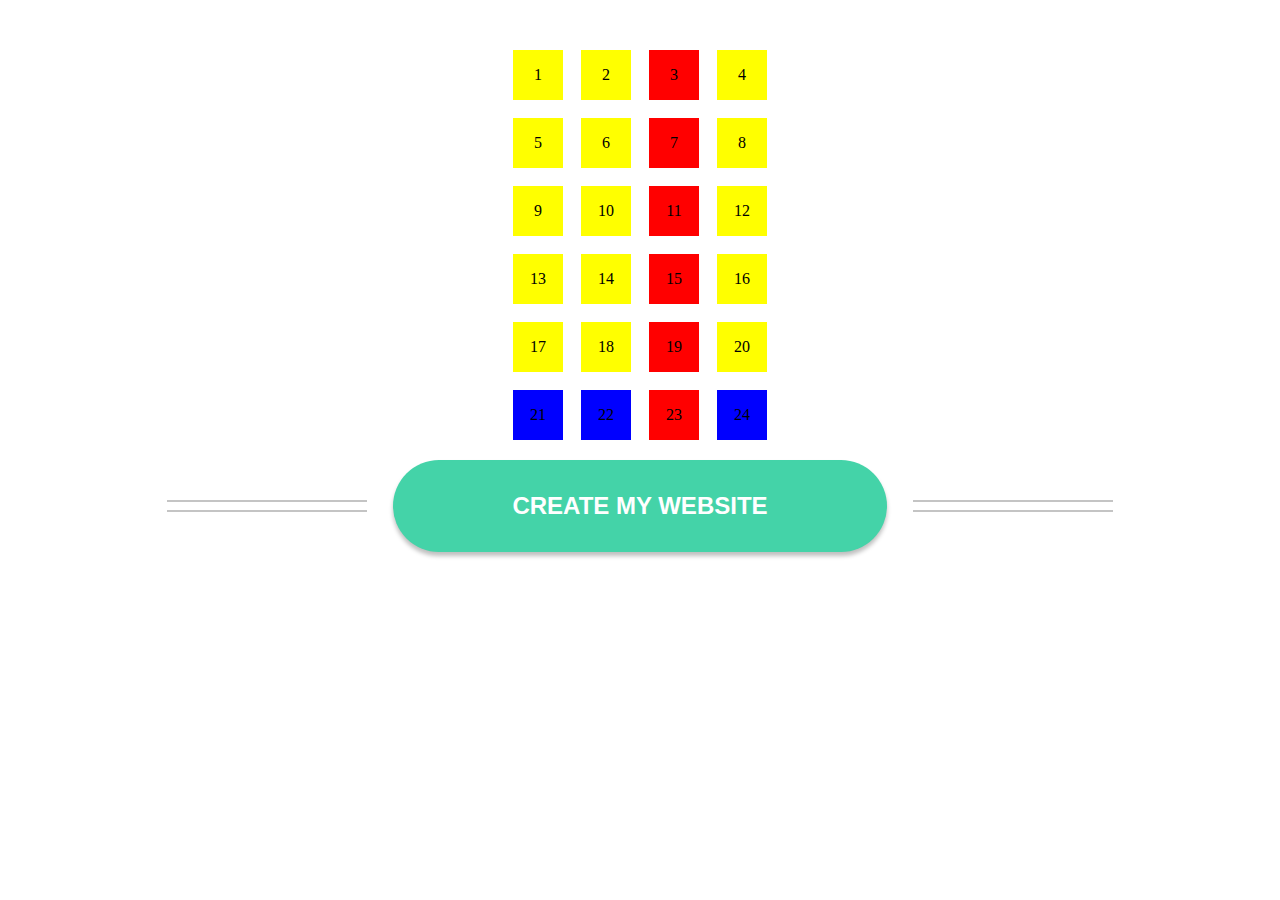
<file: Homework08/index.html>
<!DOCTYPE html>
<html lang="en">
<head>
    <meta charset="UTF-8">
    <meta http-equiv="X-UA-Compatible" content="IE=edge">
    <meta name="viewport" content="width=device-width, initial-scale=1.0">
    <link rel="preconnect" href="https://fonts.googleapis.com">
    <link rel="preconnect" href="https://fonts.gstatic.com" crossorigin>
    <link href="https://fonts.googleapis.com/css2?family=Mulish&family=Playfair+Display&family=Roboto&family=Rochester&display=swap" rel="stylesheet">
    <link rel="stylesheet" href="./reset.css">
    <link rel="stylesheet" href="./style.css">
    <title>Document</title>
</head>
<body>
    <main>
        <div class="all_blocks">
            <div class="blocks">1</div>
            <div class="blocks">2</div>
            <div class="blocks">3</div>
            <div class="blocks">4</div>
            <div class="blocks">5</div>
            <div class="blocks">6</div>
            <div class="blocks">7</div>
            <div class="blocks">8</div>
            <div class="blocks">9</div>
            <div class="blocks">10</div>
            <div class="blocks">11</div>
            <div class="blocks">12</div>
            <div class="blocks">13</div>
            <div class="blocks">14</div>
            <div class="blocks">15</div>
            <div class="blocks">16</div>
            <div class="blocks">17</div>
            <div class="blocks">18</div>
            <div class="blocks">19</div>
            <div class="blocks">20</div>
            <div class="blocks">21</div>
            <div class="blocks">22</div>
            <div class="blocks">23</div>
            <div class="blocks">24</div>
        </div>
        <div>
            <button>CREATE MY WEBSITE</button>
        </div>
    </main>
</body>
</html>
</file>
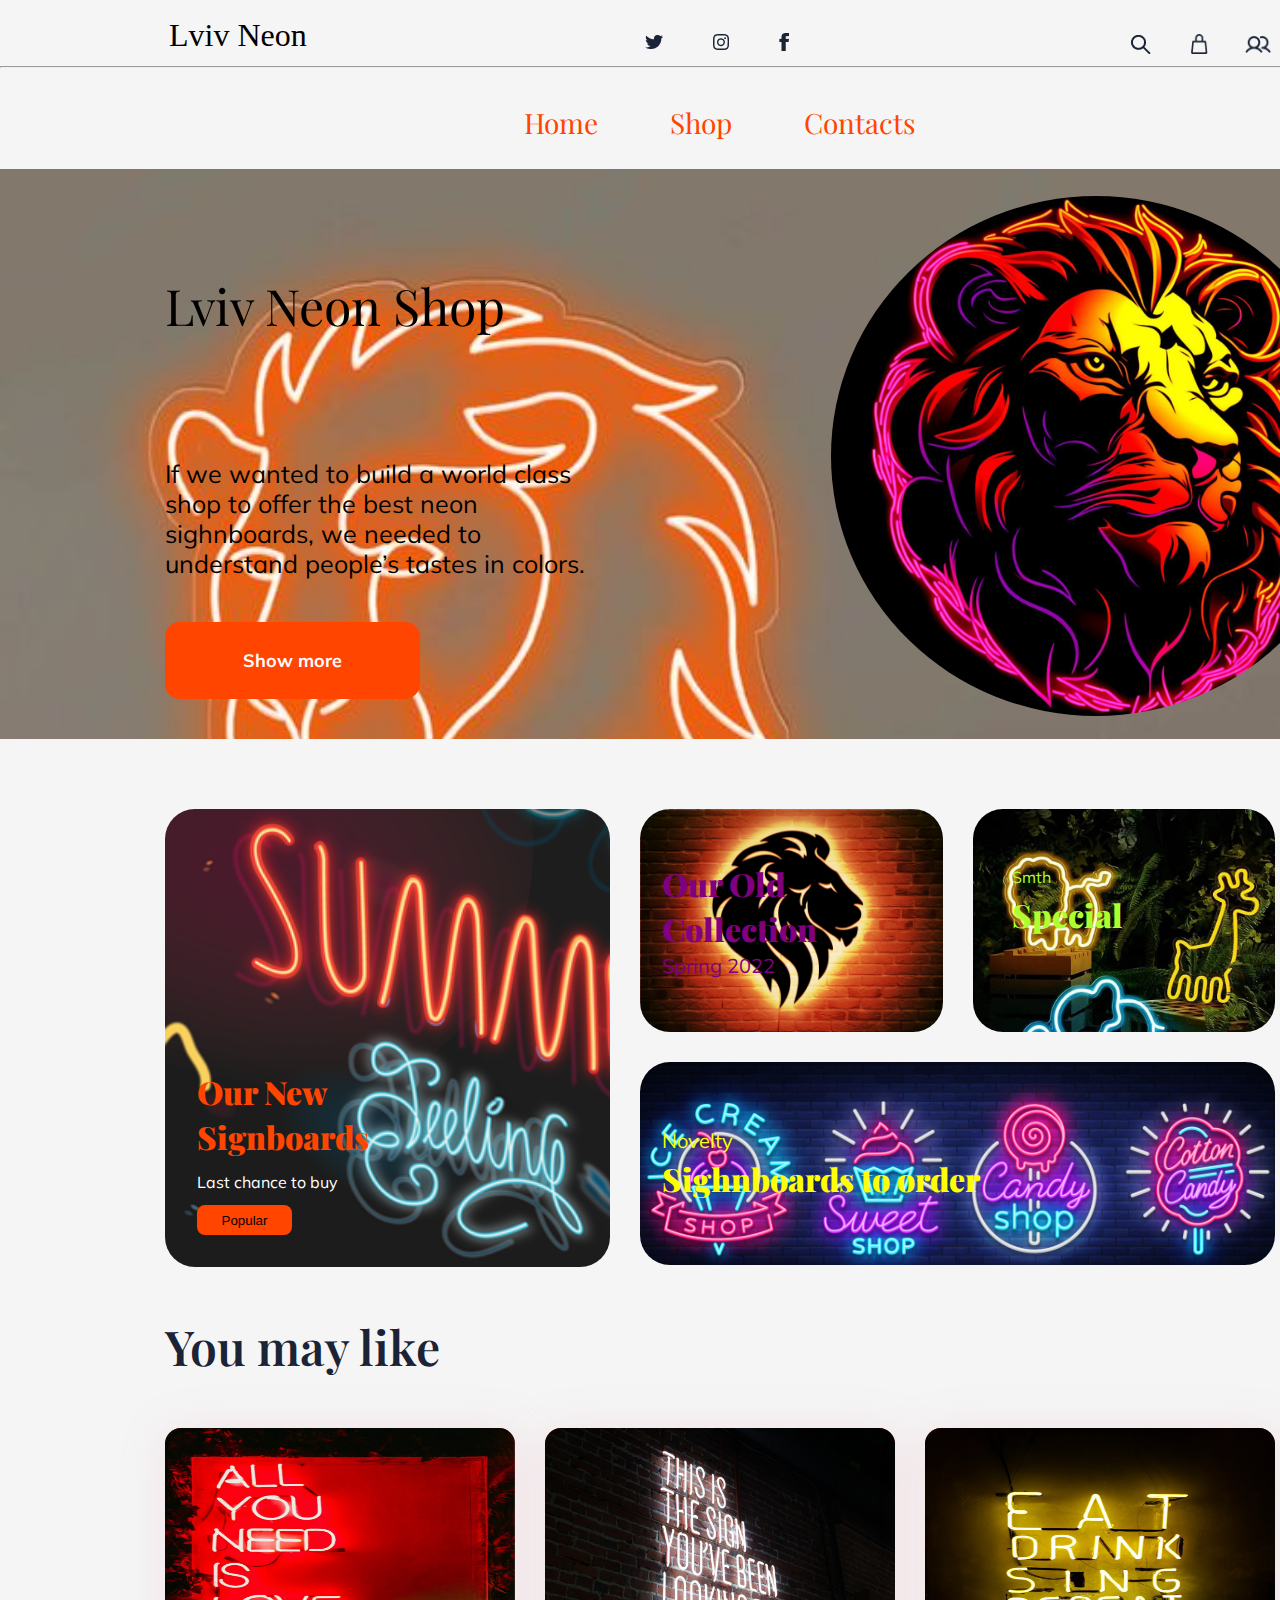
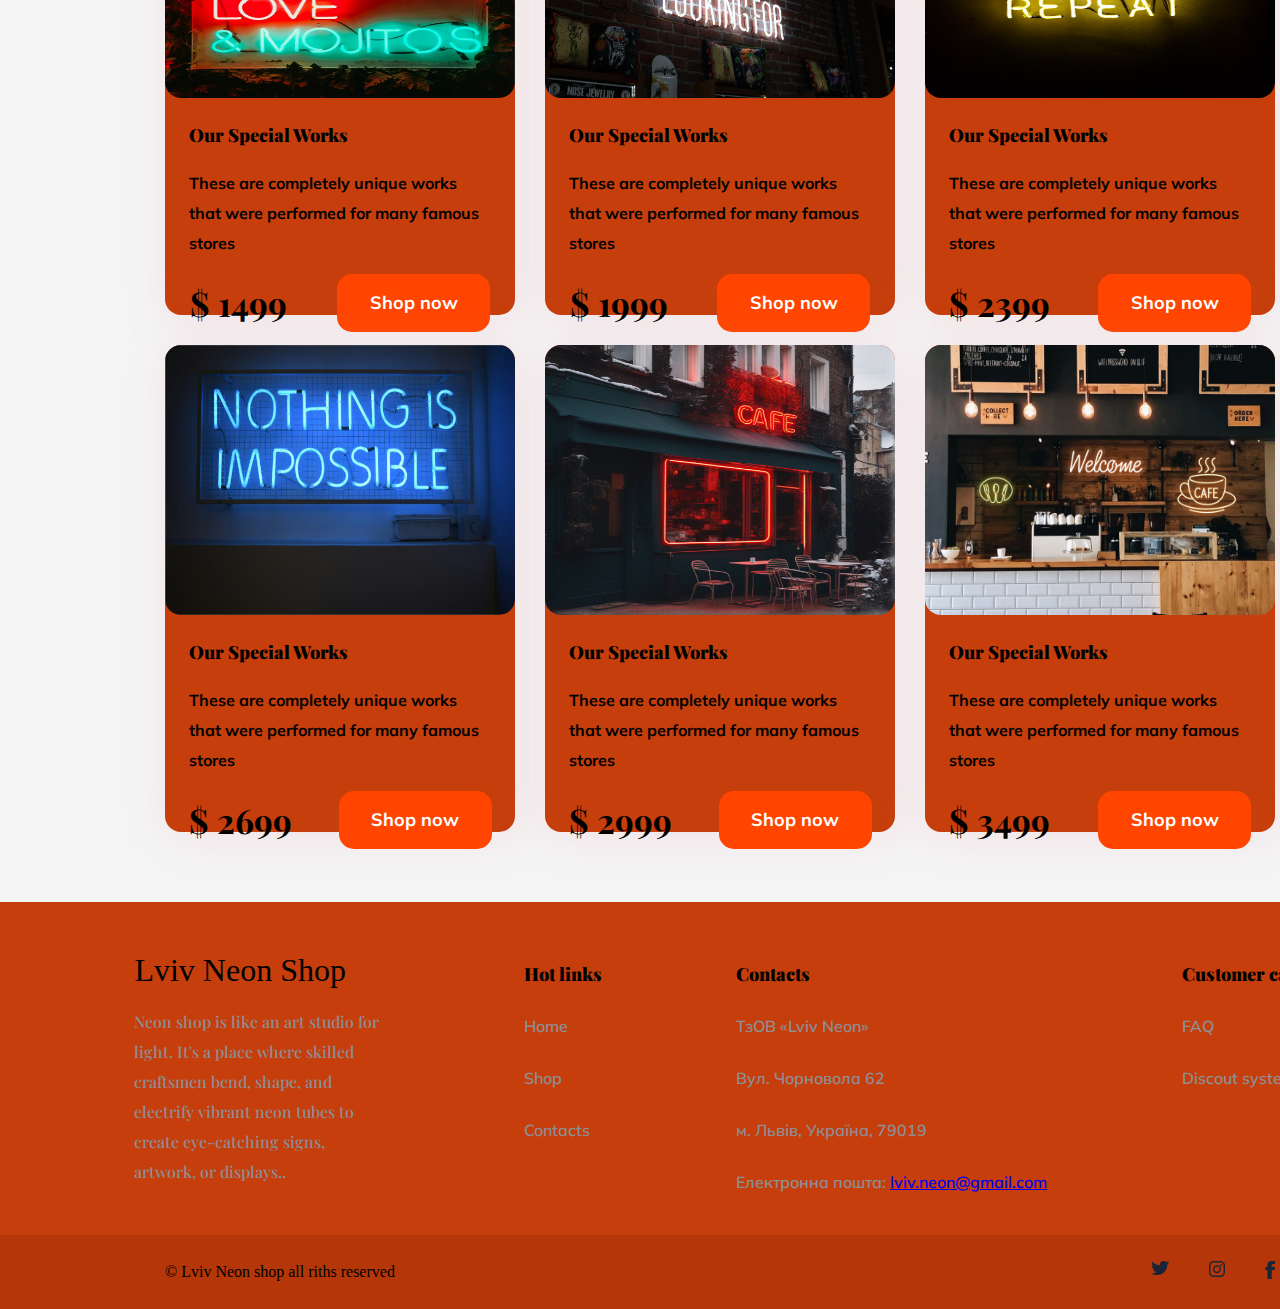
<file: Zubachik/index.html>
<!DOCTYPE html>
<html lang="en">
<head>
    <meta charset="UTF-8">
    <meta http-equiv="X-UA-Compatible" content="IE=edge">
    <meta name="viewport" content="width=device-width, initial-scale=1.0">
    <link rel="preconnect" href="https://fonts.googleapis.com">
    <link rel="preconnect" href="https://fonts.gstatic.com" crossorigin>
    <link href="https://fonts.googleapis.com/css2?family=Mulish&family=Playfair+Display&family=Roboto&family=Rochester&display=swap" rel="stylesheet">
    <link rel="stylesheet" href="./style.css">
    <title>Document</title>
</head>

<body>
    <header>
        <section>
            <div class="instagram_shop">
                <h3>Lviv Neon</h3>
                <div class="social_media_block">
                   <a href="https://twitter.com/home?lang=uk" target="_blank"><img src="./img/twitter icn.png" alt="twitter" class="facebook"></a>
                   <a href="https://instagram.com/lviv_neon?igshid=MmVlMjlkMTBhMg==" target="_blank"><img src="./img/instagram icn.png" alt="instagram" class="instagram"></a>
                   <a href="https://www.facebook.com/" target="_blank"><img src="./img/facebook icn.png" alt="facebook" class="twitter"></a>
                </div>
                <div class="header_actions_block">
                    <img src="./img/search.png" alt="Search" class="search">
                    <img src="./img/cart icn.png" alt="Liked things" class="cart">
                    <img src="./img/icons.png" alt="Your Profile" class="basket">
                </div>
            </div>
            <hr>
            <div class="nav">
                <p class="nav_text">Home</p>
                <p class="nav_text">Shop</p>
                <p class="nav_text">Contacts</p>
            </div>
        </section>
         <section>
                <div class="admire_stylish_img">
                    <div class="lviv_neon_shop_flex">
                        <h1>Lviv Neon Shop</h1>
                        <p class="admire_stylish_subtitle">If we wanted to build a world class shop to offer 
                            the best neon sighnboards, we needed to understand 
                            people’s tastes in colors.</p>
                        <button class="admire_stylish_button">Show more</button>
                    </div>
                    <div>
                        <img src="./img/photo_2023-11-16_22-42-37.jpg" class="lion_logo" alt="">
                    </div>
                </div>
        </section>
    </header>

    <main>
        <div class="main_wrapper">
        <section class="shop_box">
            <div class="collection_category">
                <p class="women_collection_text1">Our New Signboards</p>
                <p class="spring_text_1">Last chance to buy</p>
                <button class="collection_button">Popular</button>
            </div>
            <div class="collection_2_category">
                <p class="women_collection_text2">Our Old Collection</p>
                <p class="spring_text_2">Spring 2022</p>
            </div>
            <div class="dresses_category">
                <p class="new_dresses_text">Smth</p>
                <p class="dresses_text">Special</p>
            </div>
            <div class="denim_jackets_category">
                <p class="new_jackets_text">Novelty</p>
                <p class="denim_jackets">Sighnboards to order</p>
            </div>
        </section>
        <section>
            <p class="you_may_like_text">You may like</p>
            <div class="you_may_like_block">
                <div class="mask_group">
                    <img src="./img/IMG_6871.JPG" class="first_foto" alt="dress_photo">
                    <p class="womens_text">Our Special Works</p>
                    <p class="womens_subtitle_text">These are completely unique works that were 
                        performed for many famous stores</p>
                        <div class="women_collection_footer_block">
                            <div class="you_may_like_price">$ 1499</div>
                            <button class="women_collection_shop_button">Shop now</button>
                        </div>
                </div>
                <div class="mask_group">
                    <img src="./img/IMG_6872.JPG" class="first_foto" alt="dress_photo">
                    <p class="womens_text">Our Special Works</p>
                    <p class="womens_subtitle_text">These are completely unique works that were 
                        performed for many famous stores</p>
                        <div class="women_collection_footer_block">
                            <div class="you_may_like_price">$ 1999</div>
                            <button class="women_collection_shop_button">Shop now</button>
                        </div>
                </div>
                <div class="mask_group">
                    <img src="./img/IMG_6874.JPG" class="first_foto" alt="dress_photo">
                    <p class="womens_text">Our Special Works</p>
                    <p class="womens_subtitle_text">These are completely unique works that were 
                        performed for many famous stores</p>
                        <div class="women_collection_footer_block">
                            <div class="you_may_like_price">$ 2399</div>
                            <button class="women_collection_shop_button">Shop now</button>
                        </div>
                </div>

                <div class="mask_group">
                    <img src="./img/IMG_6875.JPG" class="first_foto" alt="dress_photo">
                    <p class="womens_text">Our Special Works</p>
                    <p class="womens_subtitle_text">These are completely unique works that were 
                        performed for many famous stores</p>
                        <div class="women_collection_footer_block">
                            <div class="you_may_like_price">$ 2699</div>
                            <button class="women_collection_shop_button">Shop now</button>
                        </div>
                </div>
                <div class="mask_group">
                    <img src="./img/IMG_6876.JPG" class="first_foto" alt="dress_photo">
                    <p class="womens_text">Our Special Works</p>
                    <p class="womens_subtitle_text">These are completely unique works that were 
                        performed for many famous stores</p>
                        <div class="women_collection_footer_block">
                            <div class="you_may_like_price">$ 2999</div>
                            <button class="women_collection_shop_button">Shop now</button>
                        </div>
                </div>
                <div class="mask_group">
                    <img src="./img/Neon_Cafe_Restaurant_Signs.webp" class="first_foto" alt="dress_photo">
                    <p class="womens_text">Our Special Works</p>
                    <p class="womens_subtitle_text">These are completely unique works that were 
                        performed for many famous stores</p>
                        <div class="women_collection_footer_block">
                            <div class="you_may_like_price">$ 3499</div>
                            <button class="women_collection_shop_button">Shop now</button>
                        </div>
                </div>
            </div>
        </section>
    </main>
    <footer>
        <section class="footer_first_section">
                <div class="footer_info">
                    <div class="lady_shop_footer">
                        <h3>Lviv Neon Shop</h3>
                        <p class="lady_shop_footer_text">Neon shop is like an art studio for light. It's a place where skilled 
                            craftsmen bend, shape, and electrify vibrant neon tubes to create eye-catching signs, artwork, or 
                            displays..
                        </p>
                    </div>
                        
                        <div class="hot_links">
                            <p class="footer_info_sections_text">Hot links</p>
                            <div class="footer_hot_links_block">
                                <p class="footer_links_info_care_texts">Home</p>
                                <p class="footer_links_info_care_texts">Shop</p>
                                <p class="footer_links_info_care_texts">Contacts</p>
                            </div>
                        </div>

                        <div class="more_info">
                                <p class="footer_info_sections_text">Contacts</p>
                                <div class="footer_more_info_block">
                                    <p class="footer_links_info_care_texts">ТзОВ «Lviv Neon»</p>
                                    <p class="footer_links_info_care_texts">Вул. Чорновола 62</p>
                                    <p class="footer_links_info_care_texts">м. Львів, Україна, 79019</p>
                                    <p class="footer_links_info_care_texts">Електронна пошта: <a href="https://instagram.com/lviv_neon?igshid=MmVlMjlkMTBhMg==">lviv.neon@gmail.com</a></p>
                                </div>
                        </div>

                        <div class="customer_care">
                            <p class="footer_info_sections_text">Customer care</p>
                            <div class="footer_care_block">
                                <p class="footer_links_info_care_texts">FAQ</p>
                                <p class="footer_links_info_care_texts">Discout system</p>
                            </div>
                        </div>
                </div>
        </section>
        <section>
            <div class="footer_contacts_background">
                <div class="footer_contacts">
                    <p>© Lviv Neon shop all riths reserved</p>
                    <div class="footer_social_media">
                        <a href="https://twitter.com/home?lang=uk" target="_blank"><img src="./img/twitter icn.png" alt="twitter" class="facebook"></a>
                        <a href="https://instagram.com/lviv_neon?igshid=MmVlMjlkMTBhMg==" target="_blank"><img src="./img/instagram icn.png" alt="instagram" class="instagram"></a>
                        <a href="https://www.facebook.com/" target="_blank"><img src="./img/facebook icn.png" alt="facebook" class="twitter"></a>
                    </div>
                </div>
            </div>
        </section>
    </footer>
</body>
</html>
</file>
<file: Homework(1)/style.css>
.explanation {
    color: rgb(255, 0, 0);
}
</file>
<file: Homework03/style.css>
body {
    background: #E5E5E5;
    padding-right: 24px;
    padding-bottom: 212px;
}


/* First block */

.cookie_block {
    width: 1440px;
    height: 72px;
    background: #0B2239;
    margin: 230px 24px 0px 24px;
}

.cookie_header {
    display: inline-block;
    margin: 16px 0px 16px 120px;
    width: 950px;
    height: 40px;
    font-family: 'Inter';
    font-style: normal;
    font-weight: 400;
    font-size: 13px;
    line-height: 20px;
    color: #FFFFFF;
}

.cookie_settings {
    display: inline-block;
}

.cookie_settings_text {
    width: 85px;
    height: 20px;
    font-family: 'Inter';
    font-style: normal;
    font-weight: 600;
    font-size: 12px;
    line-height: 20px;
    display: inline-block;
    
    text-decoration-line: underline;
    
    color: #4AD295;
}


.cookie_settings_button {
    display: inline-block;
    padding: 8px 10px;
    width: 130px;
    height: 36px;
    background: #4AD295;
    border-radius: 2px;
    border: none;
}

.cookie_settings_button_text {
    width: 110px;
    height: 20px;
    font-family: 'Inter';
    font-style: normal;
    font-weight: 600;
    font-size: 12px;
    line-height: 20px;
    color: #FFFFFF;
}


/* Second block */

.warning_message {
    margin: 0;
    width: 1440px;
    height: 52px;
    background: #2B2627;
    margin: 0px 24px 0px 24px;
}

.img_warning {
    display: inline-block;
    width: 16px;
    height: 16px;
}

.warning_message_text {
    width: 850px;
    height: 20px;
    padding: 16px 370px 16px 381px;
    font-family: 'Inter';
    font-style: normal;
    background: url("");
    font-weight: 400;
    font-size: 13px;
    line-height: 20px;
    color: #FFFFFF;

}

.img_warning_cross {
    width: 16px;
    height: 16px;
}

/* Third block */

.cookies_policies {
    display: flex;
    flex-direction: row;
    justify-content: center;
    align-items: center;
    padding: 16px;
    margin: 72px 904px 0px 24px;
    gap: 10px;

    width: 560px;
    height: 72px;

    background: #FFFFFF;
    box-shadow: 0px 12px 24px -6px rgba(96, 96, 96, 0.15), 0px 0px 1px rgba(96, 96, 96, 0.1);
    border-radius: 16px;
}


.cookies_polices_text {
    width: 347px;
    height: 40px;

    font-family: 'Inter';
    font-style: normal;
    font-weight: 400;
    font-size: 14px;
    line-height: 20px;


color: #0D0C22;
}

.cookie{
    width: 36px;
    height: 36px;

    background: rgba(234, 76, 137, 0.1);
    border-radius: 10px;
}


.cookie_img {
    width: 20px;
    height: 20px;
    padding: 8px 8px 8px 8px;
}

.read_cookies {
    color: #EA4C89;
}


.button_decline {
    padding: 4px 10px;
    padding: 4px 10px 4px 10px;
    width: 63px;
    height: 28px;

    background: rgba(13, 12, 34, 0.05);
    border-radius: 8px;
    border: none;
}


.button_allow {
    display: inline-block;
    padding: 4px 10px;

    width: 52px;
    height: 28px;

    background: #EA4C89;
    border-radius: 8px;
    border: none;
}



.button_decline_text {
    width: 43px;
    height: 20px;

    font-family: 'Inter';
    font-style: normal;
    font-weight: 500;
    font-size: 12px;
    line-height: 20px;
    color: #0D0C22;
}

.button_allow_text{
    width: 32px;
    height: 20px;
    
    font-family: 'Inter';
    font-style: normal;
    font-weight: 500;
    font-size: 12px;
    line-height: 20px;
    color: #FFFFFF;  
}

/* Fourth block */
.cookie_policy {
    margin: 24px 904px 0px 24px;
    padding: 12px 16px;
    width: 560px;
    height: 64px;
    background: #26262B;
    box-shadow: 0px 12px 24px -6px rgba(96, 96, 96, 0.15), 0px 0px 1px rgba(96, 96, 96, 0.1);
    border-radius: 10px;
}

.cooky_policy_text {
    display: inline-block;
    width: 500px;
    height: 40px;

    font-family: 'Inter';
    font-style: normal;
    font-weight: 400;
    font-size: 12px;
    line-height: 20px;
    color: #FFFFFF;
}

.cooky_policy_orange {
    color: #E6842E;
}

.button_okay {
    display: inline-block;
    padding: 4px 10px;
    width: 49px;
    height: 28px;
  
    background: #ffffff;
    border-radius: 8px;
    border: none;
}


.button_okay_text {
    width: 29px;
    height: 20px;

    font-family: 'Inter';
    font-style: normal;
    font-weight: 400;
    font-size: 12px;
    line-height: 20px;
    color: #26262B;
}


/* Fifth block */

.cookie_notice_body_section {
    display: flex;
}

.cookie_notice_body {
    display: inline-block;
    padding: 24px;
    margin: 72px 0px 0px 24px;
    width: 360px;
    height: 206px;

    background: rgba(28, 37, 64, 0.95);
    box-shadow: 0px 12px 24px -6px rgba(96, 96, 96, 0.15), 0px 0px 1px rgba(96, 96, 96, 0.1);
    border-radius: 6px;
    border: none;
}

.cookie_notice {
    margin: 0;
    width: 130px;
    height: 20px;
    font-family: 'Roboto';
    font-style: normal;
    font-weight: 500;
    font-size: 16px;
    line-height: 20px;
    color: #FFFFFF;
}


.cookie_notice_text {
    width: 330px;
    height: 80px;

    font-family: 'Roboto';
    font-style: normal;
    font-weight: 400;
    font-size: 14px;
    line-height: 20px;
    color: #FFFFFF;
}

.policy {
    width: 312px;
    height: 80px;

    font-family: 'Roboto';
    font-style: normal;
    font-weight: 400;
    font-size: 14px;
    line-height: 20px;
    color: #FFFFFF; 
}


.cookie_accept_block {
    margin-top: 30px;
}

.preferences {
    padding-bottom: 24px;
    display: inline-block;
    font-family: "Roboto";
    font-style: normal;
    font-weight: 500;
    font-size: 14px;
    line-height: 16px;
    text-align: center;
    color: #ffffff;
}


.button_accept {

    display: inline-block;
    padding: 8px 20px;
    width: 85px;
    height: 32px;
    margin-left: 67px;
    background: #09B3AF;
    box-shadow: 0px 2px 2px -2px rgba(34, 38, 50, 0.3);
    border-radius: 6px;
    border: none;
}

.button_text {
    width: 45px;
    height: 16px;

    font-family: 'Roboto';
    font-style: normal;
    font-weight: 500;
    font-size: 14px;
    line-height: 16px;
    text-align: center;

    color: #FFFFFF;
}


/* Sixth block */

.cookie_settings_section {
    display: flex;
    justify-content: center;
}

.cookie_settings_block {
    padding: 16px;
    margin-top: 72px;
    margin-left: 40px;
    width: 360px;
    height: 170px;

    background: #FFFFFF;
    box-shadow: 0px 12px 24px -6px rgba(96, 96, 96, 0.15), 0px 0px 1px rgba(96, 96, 96, 0.1);
    border-radius: 16px;
}

.cookie_settings_header {
    width: 170px;
    height: 20px;

    font-family: 'Roboto';
    font-style: normal;
    font-weight: 500;
    font-size: 16px;
    line-height: 20px;
    color: #0F181D;
}


.text_of_cookie_settings {
    display: flex;
    justify-content: center;
    width: 328px;
    height: 60px;

    font-family: 'Roboto';
    font-style: normal;
    font-weight: 400;
    font-size: 14px;
    line-height: 20px;
    color: #687F8C;

}

.cookie_setting_buttons {
    display: flex;
    flex-direction: row;
}


.manage_cookies_button {
    align-items: center;
    padding: 8px;

    width: 160px;
    height: 32px;

    background: #EAF0F4;
    box-shadow: 0px 2px 2px -2px rgba(34, 38, 50, 0.3);
    border-radius: 6px;
    border: none;
}

.manage_cookies_button_text {
    width: 144px;
    height: 16px;
    font-family: 'Roboto';
    font-style: normal;
    font-weight: 500;
    font-size: 14px;
    line-height: 16px;
    text-align: center;

    color: #687F8C;
}


.accept_all_cookies_button {
    margin-left: 8px;
    padding: 8px;
    width: 160px;
    height: 32px;

    background: #40C1A7;
    box-shadow: 0px 2px 2px -2px rgba(34, 38, 50, 0.3);
    border-radius: 6px;
    border: none;
}

.accept_all_cookies_button_text {
    width: 144px;
    height: 16px;

    font-family: 'Roboto';
    font-style: normal;
    font-weight: 500;
    font-size: 14px;
    line-height: 16px;
    text-align: center;

    color: #FFFFFF;

}

/* Seventh block */

.cookies_section {
    display: flex;
    flex-direction: row;
    margin-top: 72px;
    margin-left: 24px;
}

.cookies_body {
    display: flex;
    flex-direction: column;
    align-items: center;
    padding: 32px;
    gap: 32px;

    width: 320px;
    height: 235px;

    background: linear-gradient(180deg, rgba(255, 255, 255, 0.15) 0%, rgba(186, 226, 255, 0.15) 23.96%, rgba(229, 217, 255, 0.15) 71.87%, rgba(255, 255, 255, 0.15) 100%), #FFFFFF;
    box-shadow: 0px 8px 32px rgba(10, 3, 89, 0.1);
    border-radius: 20px;
}

.cookies {
    width: 104px;
    height: 48px;
    font-family: 'Gilroy';
    font-style: normal;
    font-weight: 900;
    font-size: 28px;
    line-height: 48px;
    text-align: center;
    color: #15295A;
    margin-top: 13px;
}

.ensuarance_text {
    display: flex;
    justify-content: center;
    margin-bottom: 80px;
}

.ensuarance {
    width: 256px;
    height: 72px;
    font-family: 'Inter';
    font-style: normal;
    font-weight: 400;
    font-size: 16px;
    line-height: 24px;
    text-align: center;
    color: #15295A;
    margin-top: -40px;
}

.cookie_accept_button_class {
    display: flex;
    flex-direction: row;
    margin-top: -100px;
}

.cookie_accept_button {
    display: flex;
    flex-direction: row;
    align-items: flex-start;
    padding: 10px 32px;
    gap: 10px;

    width: 121px;
    height: 44px;

    background: #4A7EFF;
    border-radius: 43px;
    border: none;
}

.cookie_accept_button_text {
    width: 57px;
    height: 24px;

    font-family: 'Inter';
    font-style: normal;
    font-weight: 700;
    font-size: 16px;
    line-height: 24px;
    color: #FFFFFF;
}


.privacy_policy_section {
    display: flex;
    flex-direction: row;
    margin-left: 40px;
    margin-top: 72px;
    gap: 12px;
}

.privacy_policy_body {
    display: flex;
    flex-direction: column;
    align-items: flex-end;
    padding: 16px;
    margin-left: 15px;
    gap: 12px;

    width: 320px;
    height: 137px;

    background: #FFFFFF;
    box-shadow: 0px 8px 32px rgba(10, 3, 89, 0.1);
    border-radius: 4px;
}



.cookies_and_policy_section {
    display: flex;
    flex-direction: row;
}

.privacy_policy_text {
    width: 288px;
    height: 60px;

    font-family: 'Inter';
    font-style: normal;
    font-weight: 400;
    font-size: 14px;
    line-height: 20px;
    color: #000000;
}

.privacy_policy {
    width: 95px;
    height: 17px;

    font-family: 'Inter';
    font-style: normal;
    font-weight: 500;
    font-size: 14px;
    line-height: 17px;
    text-align: center;
    color: #6666FF;
    padding-right: 129px;
    padding-top: 10px;
}

.privacy_policy_section_button {
    display: flex;
    flex-direction: row;
}

.privacy_policy_button {
    display: flex;
    flex-direction: row;
    justify-content: center;
    align-items: center;
    padding: 8px;
    gap: 10px;

    width: 64px;
    height: 33px;

    background: #6666FF;
    border-radius: 4px;
    border: none;
}

.privacy_policy_button_text {
    width: 48px;
    height: 17px;
    font-family: 'Inter';
    font-style: normal;
    font-weight: 500;
    font-size: 14px;
    line-height: 17px;
    text-align: center;
    color: #FFFFFF;
}
</file>
<file: Homework04/style.css>
body {
    margin: 0;
}


/* Header */
header {
    position: absolute;
    width: 1440px;
    height: 500px;
    left: 0px;
    top: 0px;

    background: #ED4C5C;
}

.title_text {
    position: absolute;
    width: 445px;
    height: 107px;
    left: 165px;
    top: 122px;

    font-family: 'Lato';
    font-style: normal;
    font-weight: 600;
    font-size: 36px;
    line-height: 43px;
    color: #FFFFFF;
}

.middle_text {
    position: absolute;
    width: 445px;
    height: 64px;
    left: 165px;
    top: 253px;
    font-family: 'Lato';
    font-style: normal;
    font-weight: 400;
    font-size: 14px;
    line-height: 140%;
    text-align: justify;
    color: #FFFFFF;
}


.piece1 {
    position: absolute;
    margin: 360.45px 1260.75px 114.45px 166px;
}

.piece2 {
    position: absolute;
    margin: 359px 1255.39px 128.5px 168.17px;
}

.piece3 {
    position: absolute;
    margin: 374.5px 1255.39px 128.5px 168.17px;
}

.piece4 {
    position: absolute;
    margin: 368.97px 1248px 122.97px 182.4px; 
}

.appstore_logo {
    position: absolute;
    margin: 359px 0px 0px 213px;
}

.windows_logo {
    position: absolute;
    margin: 361px 0px 0px 266px;
}

.video_bg {
    position: absolute;
    margin: 116px 691px;
}

.video_bg1 {
    position: absolute;
    margin: 116px 841px;
}

.video_bg2 {
    position: absolute;
    margin: 94px 735px;
}

/* Main */

main {
    position: absolute;
    width: 1440px;
    height: 500px;
    left: 0px;
    top: 500px;
}

.container {
    display: flex;
    flex-direction: row;
}

h2 {
    position: absolute;
    width: 445px;
    height: 107px;
    left: 176px;
    top: 117px;
    font-family: 'Lato';
    font-style: normal;
    font-weight: 600;
    font-size: 36px;
    line-height: 43px;
    color: #000000;
}

.contact_text {
    position: absolute;
    width: 434px;
    height: 64px;
    left: 176px;
    top: 213px;
    font-family: 'Lato';
    font-style: normal;
    font-weight: 400;
    font-size: 14px;
    line-height: 140%;
    text-align: justify;
    color: #000000;
}


/* inputs */


.fullname_input {
    display: flex;
    flex-direction: row;
    margin-top: 117px;
    margin-left: 735px;
}

.first_name {
    box-sizing: border-box;
    width: 255px;
    height: 60px;
    padding-left: 31px;
    font-family: 'Lato';
    font-style: normal;
    font-weight: 400;
    font-size: 16px;
    line-height: 19px;
    color: rgba(19, 39, 67, 0.5);
}

.last_name {
    box-sizing: border-box;
    margin-left: 30px;
    width: 255px;
    height: 60px;
    padding-left: 31px;
    font-family: 'Lato';
    font-style: normal;
    font-weight: 400;
    font-size: 16px;
    line-height: 19px;
    color: rgba(19, 39, 67, 0.5);
}

.phone_service_inputs {
    display: flex;
    flex-direction: column;
    margin-left: 735px;
    font-family: 'Lato';
}

.phone_number {
    box-sizing: border-box;
    margin-top: 24px;
    width: 540px;
    padding-left: 31px;
    height: 60px;
    font-family: 'Lato';
    font-style: normal;
    font-weight: 400;
    font-size: 16px;
    line-height: 19px;
    color: rgba(19, 39, 67, 0.5);
}

.select_service_input {
    display: flex;
}

.select_service {
    box-sizing: border-box;
    margin-top: 24px;
    width: 540px;
    height: 60px;
    padding-left: 31px;
    font-family: 'Lato';
    font-style: normal;
    font-weight: 400;
    font-size: 16px;
    line-height: 19px;
    color: rgba(19, 39, 67, 0.5);
}

.submit_class {
    flex-direction: column;
    margin-top: 27px;
}

.button {
    flex-direction: column;
    margin-top: 111px;
    padding: 16px 34px 16px 34px;
    box-sizing: border-box;
    position: absolute;
    width: 160px;
    height: 50px;
    background: #ED4C5C;
    border: 1.5px solid #ED4C5C;
    border-radius: 6px;
    font-family: 'Lato';
    font-style: normal;
    font-weight: 400;
    font-size: 14px;
    line-height: 17px;
    color: #FFFFFF;
}


/* Footer */

footer {
    position: absolute;
    width:  1440px;
    height: 435px;
    left: 0px;
    top: 1045px;
    background: #FAFAFA;
}

.adress_block {
    float: left;
    font-family: 'Lato';
    font-style: normal;
}

.adress_title_text {
    font-weight: 700;
    font-size: 18px;
    line-height: 22px;
    text-align: center;
    color: #101010;
}

.adress_text {
    margin-top: 33px;
    margin-left: 115px;
    font-weight: 400;
    font-size: 12px;
    line-height: 150%;
}

.services_block {
    float: left;
    margin-right: 217px;
    margin-left: 219px;
    font-family: 'Lato';
    font-style: normal;
}

.services_title_text {
    margin-right: 166px;
    font-family: 'Lato';
    font-style: normal;
    font-weight: 700;
    font-size: 18px;
    line-height: 22px;
    color: #101010;
}

.services_text {
    margin-top: 33px;
    margin-right: 166px;
    font-family: 'Lato';
    font-style: normal;
    font-weight: 400;
    font-size: 12px;
    line-height: 160%;
    text-transform: capitalize;
    color: #000000;
}

.GetInTouch_block {
    float: left;
    margin-left: -217px;
    font-family: 'Lato';
    font-style: normal;
    text-align: center;
    color: #101010;
}

.GetInTouch_title_text {
    font-weight: 700;
    font-size: 18px;
    line-height: 22px;
    text-align: center;
    color: #101010;
}

.GetInTouch_text {
    margin-top: 55px;
    margin-left: 25px;
    font-weight: 400;
    font-size: 12px;
    line-height: 14px;
    color: #101010;
}

.GetInTouch_phone_number {
    font-weight: 400;
    font-size: 12px;
    line-height: 14px;
    color: #121212;
}

.logotypes {
    margin-top: 21.17px;
}


.vector8 {
    margin-left: 16.67px; 
}

.vector9 {
    margin-right: 13.75px;
}

.WeSupport_block {
    float: left;
    margin-left: 187px;
    font-family: 'Lato';
    font-style: normal;
    font-weight: 700;
    font-size: 18px;
    line-height: 22px;
    color: #101010;
}

.img_verified_by {
    margin-top: 33px;
}

.cloudbudget {
    position: absolute;
    margin: 335px 0px 0px 110px;
    width: 155px;
    height: 14px;
    font-family: 'Lato';
    font-style: normal;
    font-weight: 400;
    font-size: 12px;
    line-height: 14px;
    color: #101010;
}
</file>
<file: Homework06/style.css>
.container {
    width: 1118px;
    margin: 0 auto; 
}

header {
    display: flex;
    flex-direction: row;
    margin-top: 67px;
    justify-content: space-between;
    width: 1051px;
} 

.circle {
    margin-right: 9px;
}

.menu {
    display: flex;
}

.features{
    margin-left: 40px;
    cursor: pointer;
}

.about {
    cursor: pointer;
}

.help {
    margin-left: 40px;
    cursor: pointer;
}

.help {
    margin-left: 40px;
    cursor: pointer;
}

.signup {
    margin-left: 40px;
    cursor: pointer;
}

button {
    width: 210px;
    height: 60px;
    background: #FFFFFF;
    box-shadow: 0px 5px 5px rgba(75, 93, 104, 0.1);
    border-radius: 50px;
    border: none;
    font-family: 'Avenir';
    font-style: normal;
    font-weight: 800;
    font-size: 16px;
    line-height: 160%;
    letter-spacing: 0.005em;
    color: #212353;
    cursor: pointer;
}

/* Main */

main {
    display: flex;
    flex-direction: column;
}

.data_storage {
    display: flex;
    flex-direction: row;
}

.data_storage_block {
    display: flex;
    flex-direction: column;
}

.data_storage_title {
    width: 645px;
    height: 184px;
    margin-bottom: 0;
    font-family: 'Helvetic';
    font-style: normal;
    font-weight: 700;
    font-size: 80px;
    line-height: 110%;
    display: flex;
    color: #212353;
}


.data_storage_text {
    display: flex;
    flex-direction: column;
    justify-content: center;
    width: 380px;
    height: 120px;
    font-family: 'Avenir';
    font-style: normal;
    font-weight: 500;
    font-size: 18px;
    line-height: 160%;
    color: #4B5D68;
    /* margin-top: 50px; */
}

.learn_more_button {
    display: flex;
    flex-direction: column;
    justify-content: center;
    align-items: normal;
    width: 170px;
    background: #9C69E2;
    border-radius: 50px;
    font-style: normal;
    font-weight: 800;
    font-size: 18px;
    line-height: 160%;
    color: #FFFFFF;

}

.main_first_img {
    width: 885px;
    height: 468px;
    margin-top: 15%;
    margin-left: -30%;
    background: url(./img/First\ img.png);
}


.data_storage_bank {
    display: flex;
    width: 1117px;
    height: 560px;
    margin-top: 100px;
    background: rgba(240, 99, 184, 0.15);
    border-radius: 50px;
}

.bank_text_block {
    display: flex;
    flex-direction: column;
    justify-content: center;
    margin-left: 60px;;
}

.data_storage_bank_title {
    width: 475px;
    height: 100px;
    font-family: 'Helvetica';
    font-style: normal;
    font-weight: 700;
    font-size: 40px;
    line-height: 130%;
    color: #212353;
}


.data_storage_bank_text {
    width: 474px;
    font-family: 'Roboto';
    font-style: normal;
    font-weight: 500;
    font-size: 18px;
    line-height: 160%;
    color: #4B5D68;
}

.features_section {
    display: flex;
    flex-direction: column;
}

.feautres_block {
    display: flex;
    flex-direction: column;
    align-items: center;
    margin-top: 150px;
}

h1 {
    font-family: 'Roboto';
    font-style: normal;
    font-weight: 700;
    font-size: 40px;
    line-height: 130%;
    color: #212353;
}

.feautres_block_text {
    width: 584px;
    font-family: 'Avenir';
    font-style: normal;
    font-weight: 500;
    font-size: 18px;
    line-height: 160%;
    text-align: center;
    color: #4B5D68;
}

.feautres_block_2 {
    display: flex;
    flex-wrap: wrap;
    column-gap: 95px;
    row-gap: 132px;
    justify-content: center;
    margin-top: 150px;
}


.search_data {
    display: flex;
}

.search_data_block {
    margin-left: 29px;
}

.search_data_title {
    width: 200px;
    height: 50px;
    font-family: 'Roboto';
    font-style: normal;
    font-weight: 400;
    font-size: 24px;
    line-height: 130%;
    color: #212353;
    margin: 0;
}

.search_data_text {
    width: 220px;
    height: 160px;
    font-family: 'Avenir';
    font-style: normal;
    font-weight: 400;
    font-size: 16px;
    line-height: 160%;
    color: #4B5D68;
    margin: 0;
}

.learn_more_text {
    width: 150px;
    height: 26px;
    font-family: 'Avenir';
    font-style: normal;
    font-weight: 900;
    font-size: 16px;
    line-height: 160%;
    display: flex;
    align-items: center;
    color: #212353;
    margin: 0;
    cursor: pointer;
}

.hours_access {
    display: flex;
}

.hours_access_block {
    margin-left: 29px;
}

.hours_access_title {
    width: 200px;
    height: 50px;
    font-family: 'Roboto';
    font-style: normal;
    font-weight: 400;
    font-size: 24px;
    line-height: 130%;
    color: #212353;
    margin: 0;
}

.hours_access_text {
    width: 220px;
    height: 160px;
    font-family: 'Avenir';
    font-style: normal;
    font-weight: 400;
    font-size: 16px;
    line-height: 160%;
    color: #4B5D68;
    margin: 0;
}


.print_out {
    display: flex;
}

.print_out_block {
    margin-left: 29px;
}

.print_out_title {
    width: 200px;
    height: 50px;
    font-family: 'Roboto';
    font-style: normal;
    font-weight: 400;
    font-size: 24px;
    line-height: 130%;
    color: #212353;
    margin: 0;
}

.print_out_text {
    width: 220px;
    height: 160px;
    font-family: 'Avenir';
    font-style: normal;
    font-weight: 400;
    font-size: 16px;
    line-height: 160%;
    color: #4B5D68;
    margin: 0;
}


.security_code {
    display: flex;
}

.security_code_block {
    margin-left: 30px;
}

.security_code_title {
    width: 200px;
    height: 50px;
    font-family: 'Roboto';
    font-style: normal;
    font-weight: 400;
    font-size: 24px;
    line-height: 130%;
    color: #212353;
    margin: 0;
}

.security_code_text {
    width: 220px;
    height: 160px;
    font-family: 'Avenir';
    font-style: normal;
    font-weight: 400;
    font-size: 16px;
    line-height: 160%;
    color: #4B5D68;
    margin: 0;
}


.testimonials {
    display: flex;
    flex-direction: column;
    background: #9C69E2;
    border-radius: 50px;
    margin-top: 180px;
    height: 709px;
}

h4 {
    display: flex;
    margin-left: 8%;
    margin-top: 10%;
    font-family: 'Roboto';
    font-style: normal;
    font-weight: 700;
    font-size: 40px;
    line-height: 130%;
    color: #FFFFFF;
    margin-bottom: 0;
}


.john_fang_block {
    display: flex;
    flex-direction: row;
    justify-content: center;
    align-self: center;
    width: 949px;
    height: 330px;
    background: #FFFFFF;
    box-shadow: 0px 20px 0px rgba(88, 58, 129, 0.3);
    border-radius: 20px;
    margin-top: 90px;
    column-gap: 45px;
}

.img10 {
    margin-top: 60px; 
    height: 90px;
}

.john_fang_block_2 {
    display: flex;
    flex-direction: column;
    justify-content: center;
    margin-top: 6%;
}

h5 {
    font-family: 'Roboto';
    font-style: normal;
    font-weight: 900;
    font-size: 18px;
    line-height: 160%;
    display: flex;
    align-items: center;
    letter-spacing: 0.005em;
    color: #212353;
    margin: 0;
}


.wordfaang {
    font-family: 'Roboto';
    font-style: normal;
    font-weight: 500;
    font-size: 14px;
    line-height: 160%;
    letter-spacing: 0.01em;
    color: #9C69E2;
    margin: 0;
}

.john_fang_text {
    width: 566.46px;
    height: 130px;
    font-family: 'Roboto';
    font-style: normal;
    font-weight: 400;
    font-size: 18px;
    line-height: 180%;
    color: #4B5D68;
}

.john_fang_block_3 {
    display: flex;
    flex-direction: row;
    justify-content: space-between;
    align-items: center;
    height: 100px;
    margin-right: 76px;
    margin-left: 93px;
}

.dots {
    height: 10px;
}

.left_arrow {
    margin-right: 20px;
    cursor: pointer;
}

.right_arrow {
    cursor: pointer;
}

.hr {
    margin-top: 150px;
    width: 100%;
    height: 2px;
    background: #9C69E2;
    opacity: 0.2;
}


/* Footer */

.footer_section_1 {
    display: flex;
    flex-direction: row;
    justify-content: space-between;
}

.try_for_free {
    display: flex;
    flex-direction: column;
}

h6 {
    font-family: 'Roboto';
    font-style: normal;
    font-weight: 700;
    font-size: 40px;
    line-height: 130%;
    color: #212353;
    margin-bottom: 0;
}

.try_for_free_subtitle {
    font-family: 'Roboto';
    font-style: normal;
    font-size: 18px;
    line-height: 160%;
    color: #4B5D68;
}

.footer_buttons {
    display: flex;
    column-gap: 30px;
    margin-top: 120px;
}

.learn_more_footer_button {
    width: 170px;
    height: 60px;
    background: #F063B8;
    border-radius: 50px;
    font-family: 'Roboto';
    font-style: normal;
    font-weight: 400;
    font-size: 18px;
    line-height: 160%;
    color: #FFFFFF;
}

.request_demo_button {
    width: 210px;
    height: 60px;
    background: #FFFFFF;
    box-shadow: 0px 5px 5px rgba(75, 93, 104, 0.1);
    border-radius: 50px;
    font-family: 'Roboto';
    font-style: normal;
    font-weight: 400;
    font-size: 16px;
    line-height: 160%;
    letter-spacing: 0.005em;
    color: #212353;
}

.footer_section_2 {
    display: flex;
    flex-direction: row;
    justify-content: space-between;
    margin-top: 153px;
}

.data_ware_house_block {
    display: flex;
    flex-direction: column;
    column-gap: 20px;   
}

.footer_title_imgs_1 {
    height: 20px;
    width: 20px;
}

.footer_title_imgs_2 {
    height: 35px;
    width: 20px;
}

.data_ware_house_title {
    display: flex;
    flex-direction: row;
    align-items: center;
    column-gap: 20px;
}

.data_ware_house_subtitle {
    margin-top: 65px;
    margin-bottom: 0;
}

.data_ware_house {
    width: 153px;
    height: 30px;
    font-family: 'Roboto';
    font-style: normal;
    font-weight: 900;
    font-size: 20px;
    line-height: 160%;
    color: #212353;
}

.data_ware_house_text {
    width: 335px;
    height: 65px;
    font-family: 'Roboto';
    font-style: normal;
    font-weight: 500;
    font-size: 16px;
    line-height: 180%;
    letter-spacing: 0.01em;
    color: #212353;
    margin: 0;
}

.info_gmail {
    width: 335px;
    height: 60px;
    font-family: 'Roboto';
    font-style: normal;
    font-weight: 400;
    font-size: 16px;
    line-height: 180%;
    letter-spacing: 0.01em;
    color: #212353;
}

.rigthts {
    width: 360px;
    height: 50px;
    font-family: 'Roboto';
    font-style: normal;
    font-weight: 400;
    font-size: 12px;
    line-height: 180%;
    letter-spacing: 0.01em;
    color: #212353;
}

.footer_about_block {
    display: flex;
    flex-direction: column;
    margin-top: 10px;
    font-family: 'Roboto';
    font-style: normal;
    font-weight: 400;
    font-size: 16px;
    line-height: 250%;
    color: #212353;
}

.footer_titles {
    width: 51.75px;
    height: 30px;
    font-family: 'Roboto';
    font-style: normal;
    font-weight: 900;
    font-size: 16px;
    line-height: 160%;
    color: #212353;
    margin-bottom: 0;
}

.profile_text {
    margin-top: 30px;
    margin-bottom: 0;
}

.footer_texts {
    margin: 0;
}

.social_title {
    width: 170px;
    font-family: 'Roboto';
    font-style: normal;
    font-weight: 900;
    font-size: 16px;
    line-height: 160%;
    color: #212353;
}

.circles {
    display: flex;
    flex-direction: row;
    column-gap: 10px;
}

.circle {
    display: flex;
    justify-content: center;
    align-items: center;
    width: 50px;
    height: 50px;
    border-radius: 50%;
    background: #212353;
    opacity: 0.1;
    cursor: pointer;
    margin-top: 30px;
}

.facebook {
    height: 20.49px;
    width: 9.58px;
}

.twitter {
    height: 15.07px;
    width: 18.27px;
}

.instagram {
    height: 16px;
    width: 16px;
}

.community_rules_block {
    display: flex;
    flex-direction: row;
    justify-content: space-between;
    margin-top: 120px;
}

.community_rules {
    width: 360px;
    height: 50px;
    font-family: 'Roboto';
    font-style: normal;
    font-weight: 400;
    font-size: 12px;
    line-height: 180%;
    letter-spacing: 0.01em;
    color: #212353;
}

.community_rules_text {
    margin: 0;
}

.contact_support_block {
    display: flex;
}

.contact_support {
    display: flex;
    align-items: center;
    justify-content: center;
    height: fit-content;
    width: fit-content;
    border-radius: 50px;
    background-color:#ecdaff;
    padding: 20px;
    cursor: pointer;
}

.contact_us {
    width: 30px;
    height: 24px;
}
</file>
<file: Homework07/style.css>
body {
    width: 1440px;
    height: 4077px;
    background: #F5F5F5; 
    margin: 0 auto;
}

/* Header */

.lady_shop {
    display: flex;
    flex-direction: row;
    justify-content: space-around;
}


h3 {
    font-family: 'Rochester';
    font-style: normal;
    font-weight: 400;
    font-size: 32px;
    line-height: 41px;
    color: #1B2437;
    margin-top: 15px;
    margin-bottom: 0;
}


.social_media_block {
    display: flex;
    justify-content: space-between;
    align-items: center;
    width: 10%;
    margin-top: 30px;
}

.header_actions_block {
    display: flex;
    justify-content: space-between;
    align-items: center;
    width: 10%;
    margin-top: 30px;
}

.facebook {
    height: 14px;
    width: 18px;
    cursor: pointer;
}

.instagram {
    height: 16px;
    width: 16px;
    cursor: pointer;
}


.twitter {
    height: 18px;
    width: 10px;
    cursor: pointer;
}


.search {
    height: 28px;
    width: 28px;
    cursor: pointer;
}

.cart {
    height: 20px;
    width: 17px;
    cursor: pointer;
}

.basket {
    height: 17px;
    width: 26px;
    cursor: pointer;
}


.nav {
    display: flex;
    flex-direction: row;
    justify-content: center;
    column-gap: 80px;
}

.nav_home_text {
    font-family: 'Playfair Display';
    font-style: normal;
    font-weight: 400;
    font-size: 28px;
    line-height: 37px;
    color: #EDA3B5;
    text-decoration-line: underline;
    cursor: pointer;
}

.nav_home_text:hover {
    color: #f2b9c8;
}

.nav_text {
    font-family: 'Playfair Display';
    font-style: normal;
    font-weight: 400;
    font-size: 28px;
    line-height: 37px;
    color: #000000;
    cursor: pointer;
}

.nav_text:hover {
    color: #878787
}

.admire_stylish_img {
    width: 1440px;
    height: 569px;
    background: url(./img/the\ main\ baner.png);
}


h1 {
    width: 361px;
    height: 134px;
    padding-top: 103px;
    padding-left: 165px;
    font-family: "Playfair Display";
    font-style: normal;
    font-weight: 400;
    font-size: 48px;
    line-height: 67px;
    color: #ffffff;
    margin: 0;
}


.admire_stylish_subtitle {
    width: 446px;
    height: 90px;
    padding-left: 165px;
    padding-top: 13px;
    font-family: 'Mulish';
    font-style: normal;
    font-weight: 400;
    font-size: 18px;
    line-height: 30px;
    color: #FFFFFF;
    margin: 0;
}


.admire_stylish_button {
    width: 255px;
    height: 77px;
    margin-left: 165px;
    margin-top: 34px;
    background: #1B2437;
    border-radius: 15px;
    font-family: 'Mulish';
    font-style: normal;
    font-weight: 700;
    font-size: 18px;
    line-height: 30px;
    color: #FFFFFF;
    cursor: pointer;
}

.admire_stylish_button:hover {
    background-color: #2a3348;
}

/* Main */

.main_wrapper {
    margin-left: 165px;
    margin-right: 165px;
    margin-top: 70px;
}

.shop_box {
    display: grid;
    grid-template-rows: 223px 203px;
    grid-template-columns: 445px 303px 302px;
    grid-gap: 30px;
}

.collection_category {
    background: url(./img/women_collection_category.png);
    height: 458px;
    display: flex;
    flex-direction: column;
    justify-content: end;
    row-gap: 8px;
    padding-left: 32px;
    background-repeat: no-repeat;
    cursor: pointer;
}

.women_collection_text1 {
    width: 260px;
    font-family: 'Playfair Display';
    font-style: normal;
    font-weight: 900;
    font-size: 32px;
    line-height: 45px;
    color: #FFFFFF;
    margin: 0;
}

.spring_text_1 {
    width: 288px;
    height: 30px;
    font-family: 'Mulish';
    font-style: normal;
    font-weight: 400;
    font-size: 16px;
    line-height: 30px;
    color: #FFFFFF;
    margin: 0;
}

.collection_button {
    width: 93px;
    height: 30px;
    background: #FFFFFF;
    background-color: rgba(255, 255, 255, 0.4);
    border-radius: 8px;
    margin-bottom: 32px;
    border: none;
    color: #FFFFFF;
    cursor: pointer;
}

.collection_button:hover {
    background-color: rgba(255, 255, 255, 0.545);
}


.collection_2_category {
    background: url(./img/women_collection_2_category.png);
    display: flex;
    flex-direction: column;
    justify-content: center;
    padding-left: 22px;
    cursor: pointer;
}

.spring_text_2 {
    font-family: 'Mulish';
    font-style: normal;
    font-weight: 400;
    font-size: 16px;
    line-height: 30px;
    color: #1B2437;
    margin: 0;
}

.women_collection_text2 {
    width: 250px;
    font-family: 'Playfair Display';
    font-style: normal;
    font-weight: 900;
    font-size: 32px;
    line-height: 45px;
    color: #1B2437;
    margin: 0;
}

.dresses_category {
    background: url(./img/dresses_category.png);
    display: flex;
    flex-direction: column;
    padding-left: 39px;
    padding-top: 53px;
    cursor: pointer;
}

.new_dresses_text {
    font-family: 'Mulish';
    font-style: normal;
    font-weight: 400;
    font-size: 16px;
    line-height: 30px;
    color: #FFFFFF;
    margin: 0;
}

.dresses_text {
    font-family: 'Playfair Display';
    font-style: normal;
    font-weight: 900;
    font-size: 32px;
    line-height: 45px;
    color: #FFFFFF;
    margin: 0;
}

.denim_jackets_category {
    grid-column: 2 / span 3;
    background: url(./img/denim_jackets_category.png);
    background-repeat: no-repeat;
    display: flex;
    flex-direction: column;
    justify-content: center;
    padding-left: 22px;
    cursor: pointer;
}

.new_jackets_text {
    font-family: 'Mulish';
        font-style: normal;
        font-weight: 400;
        font-size: 16px;
        line-height: 30px;
        color: #1B2437;
        margin: 0;
}

.denim_jackets {
    font-family: 'Playfair Display';
    font-style: normal;
    font-weight: 900;
    font-size: 32px;
    line-height: 45px;
    color: #1B2437;
    margin: 0;
}


.product_slider {
    width: 1110px;
    height: 313px;
    background-color: #FFFFFF;
    border-radius: 16px;
    display: grid;
    grid-template-columns: 225px 225px 225px 225px;
    color: #FFFFFF;
    justify-content: space-around;
}

.slider_text {
    font-family: 'Mulish';
    font-style: normal;
    font-weight: 700;
    font-size: 18px;
    line-height: 30px;
    color: #000000;
}

.louis_vouiton_block {
    display: flex;
    flex-direction: column;
    align-items: center;
    justify-content: center;
    row-gap: 39px;
}

.louis_vouiton_img {
    width: 156px;
    height: 127px;
}


.dolce_gabbana_block {
    display: flex;
    flex-direction: column;
    align-items: center;
    justify-content: center;
    row-gap: 34px;
}

.dolce_gabbana_img {
    width: 100px;
    height: 138px;
}

.gucci_block {
    display: flex;
    flex-direction: column;
    align-items: center;
    justify-content: center;
    row-gap: 80px;
}

.gucci_img {
    width: 156px;
    height: 92px;
}

.dries_van_noten_block {
    display: flex;
    flex-direction: column;
    align-items: center;
    justify-content: center;
    row-gap: 37px;
}

.dries_van_noten_img {
    width: 94px;
    height: 132px;
}

.dots {
    display: flex;
    justify-content: center;
    width: 1050px;
}

.dots_properties {
    height: 12px;
    width: 84px;
}


.you_may_like_text {
    font-family: 'Playfair Display';
    font-style: normal;
    font-weight: 600;
    font-size: 48px;
    line-height: 67px;
    color: #1B2437;
}

.you_may_like_block {
    display: flex;
    flex-direction: row;
    justify-content: space-between;
    flex-wrap: wrap;
    row-gap: 30px;
}

.mask_group {
    width: 350px;
    height: 487px;
    background: #FFFFFF;
    box-shadow: 2px 5px 45px rgba(237, 163, 181, 0.25);
    border-radius: 16px;
}

.women_collection_heart {
    position: absolute;
    width: 44px;
    height: 44px;
    top: 1782px;
    margin-left: 290px;
    cursor: pointer;
}

.women_collection_heart_2 {
    position: absolute;
    width: 44px;
    height: 44px;
    top: 2299px;
    margin-left: 290px;
    cursor: pointer;
}

.womens_text {
    font-family: 'Playfair Display';
    font-style: normal;
    font-weight: 900;
    font-size: 18px;
    line-height: 30px;
    color: #000000;
    margin-left: 24px;
}

.womens_subtitle_text {
    font-family: 'Mulish';
    font-style: normal;
    font-weight: 700;
    font-size: 16px;
    line-height: 30px;
    color: #000000;
    margin-left: 24px;
    margin-right: 24px;
}


.women_collection_footer_block {
    display: flex;
    flex-direction: row;
    justify-content: space-around;
    align-items: center;
}

.you_may_like_price {
    font-family: 'Playfair Display';
    font-style: normal;
    font-weight: 700;
    font-size: 34px;
    line-height: 30px;
    color: #000000;
}

.women_collection_shop_button {
    width: 153px;
    height: 58px;
    background: #EDA3B5;
    border-radius: 15px;
    font-family: 'Mulish';
    font-style: normal;
    font-weight: 700;
    font-size: 18px;
    line-height: 30px;
    text-align: center;
    color: #FFFFFF;
    border: none;
    cursor: pointer;
}

.women_collection_shop_button:hover {
    background-color: #f2bfcb;
}


.shop_contacts {
    font-family: 'Playfair Display';
    font-style: normal;
    font-weight: 600;
    font-size: 48px;
    line-height: 67px;
    color: #1B2437;
}


.map_background {
    display: flex;
    flex-direction: column;
    align-items: center;
    row-gap: 30px;
    width: 1110px;
    height: 658px;
    background: #FFFFFF;
    border-radius: 16px;
    padding-top: 12px;
}


.map_img {
    background: url(./img/map.png);
    width: 1086px;
    height: 511px;
    cursor: pointer;
}

.pointer_img {
    position: absolute;
    margin-left: 431px;
    top: 3209px;
}


.contacts {
    display: flex;
    flex-direction: row;
    justify-content: space-around;
    align-items: center;
    text-align: center;
    width: 1110px;
}

.contacts_text_style {
    font-family: 'Mulish';
    font-style: normal;
    font-weight: 600;
    font-size: 18px;
    line-height: 30px;
    color: #000000;
}


.contacts_block {
    display: flex;
    flex-direction: column;
    align-items: center;
    justify-content: space-around;
    height: 110px;
    cursor: pointer;
}


/* Footer */

.footer_first_section {
    width: 1440px;
    height: 333px;
    background: #FFFFFF;
    margin-top: 70px;
}

.footer_info {
    display: flex;
    flex-direction: row;
    justify-content: space-evenly;
    align-items: baseline;
}

.lady_shop_footer {
    /* margin-left: 165px;
    margin-right: 165px; */
    height: 333px;
    display: flex;
    flex-direction: column;
    justify-content: center;
}


.lady_shop_footer_text {
    width: 255px;
    height: 180px;
    font-family: 'Playfair Display';
    font-style: normal;
    font-weight: 500;
    font-size: 16px;
    line-height: 30px;
    color: #5C5C5C;
}


.footer_info_sections_text {
    font-family: 'Playfair Display';
    font-style: normal;
    font-weight: 900;
    font-size: 18px;
    line-height: 30px;
    color: #000000;
    margin: 0;
}

.footer_links_info_care_texts {
    font-family: 'Mulish';
    font-style: normal;
    font-weight: 600;
    font-size: 16px;
    line-height: 30px;
    color: #8E8E93;
    margin-top: 22px;
    margin-bottom: 0;
    cursor: pointer;
}

.footer_hot_links_block {
    display: flex;
    flex-direction: column;
}

.footer_more_info_block {
    display: flex;
    flex-direction: column;
}

.footer_care_block {
    display: flex;
    flex-direction: column;
}


.hot_links {
    display: flex;
    flex-direction: column;
}


.footer_links_info_care_block {
    display: flex;
    flex-direction: row;
}


.footer_contacts_background {
    width: 1440px;
    height: 74px;
    background: #E5E5EA;
}


.footer_contacts {
    display: flex;
    flex-direction: row;
    align-items: center;
    justify-content: space-between;
    margin-left: 165px;
    margin-right: 165px;
    height: 74px;
} 


.footer_social_media {
    display: flex;
    flex-direction: row;
    justify-content: space-between;
    width: 124px;
}
</file>
<file: Homework08/style.css>
main {
    display: grid;
    justify-content: center;
    grid-row-gap: 20px;
} 

.all_blocks {
    margin-top: 50px;
    display: grid;
    grid-template-columns: repeat(4, 50px);
    grid-template-rows: repeat(6, 50px);
    grid-gap: 18px;
    justify-content: center;
}


.blocks {
    width: 50px;
    height: 50px;
    background-color: yellow;
    display: flex;
    justify-content: center;
    align-items: center;
}


.blocks:nth-of-type(n+21) {
    background-color: blue;
}

.blocks:nth-of-type(4n+3) {
    background-color: red;
}



button {
    position: relative;
    background: #44D3A8;
    box-shadow: 0px 4px 4px rgba(0, 0, 0, 0.25);
    border-radius: 100px;
    border: none;
    cursor: pointer;
    width: 494px;
    height: 92px;
    font-family: 'Helvetica';
    font-style: normal;
    font-weight: 700;
    font-size: 24px;
    line-height: 28px;
    display: flex;
    align-items: center;
    justify-content: center;
    color: #FFFFFF;
}

button:hover {
   background-color: #8cc7b6;
} 


button:before {
    position: absolute;
    right: 520px;
    top: 40px;
    content: " ";
    width: 200px;
    height: 8px;
    border-top: 2px solid #c4c4c4;
    border-bottom: 2px solid #c4c4c4;
  }

  button:after {
    position: absolute;
    left: 520px;
    top: 40px;
    content: " ";
    width: 200px;
    height: 8px;
    border-top: 2px solid #c4c4c4;
    border-bottom: 2px solid #c4c4c4;
  }
</file>
<file: Zubachik/style.css>
body {  
    width: 1440px;
    height: 100%;
    background: #F5F5F5; 
    margin: 0 auto;
}

/* Header */

.instagram_shop {
    display: flex;
    flex-direction: row;
    justify-content: space-around;
}




h3 {
    font-family: 'Robto';
    font-style: normal;
    font-weight: 400;
    font-size: 32px;
    line-height: 41px;
    color: black;
    margin-top: 15px;
    margin-bottom: 0;
}


.social_media_block {
    display: flex;
    justify-content: space-between;
    align-items: center;
    width: 10%;
    margin-top: 30px;
}

.header_actions_block {
    display: flex;
    justify-content: space-between;
    align-items: center;
    width: 10%;
    margin-top: 30px;
}

.facebook {
    height: 14px;
    width: 18px;
    cursor: pointer;
}

.instagram {
    height: 16px;
    width: 16px;
    cursor: pointer;
}


.twitter {
    height: 18px;
    width: 10px;
    cursor: pointer;
}


.search {
    height: 28px;
    width: 28px;
    cursor: pointer;
}

.cart {
    height: 20px;
    width: 17px;
    cursor: pointer;
}

.basket {
    height: 17px;
    width: 26px;
    cursor: pointer;
}


.nav {
    display: flex;
    flex-direction: row;
    justify-content: center;
    column-gap: 5%;
}


.nav_text {
    font-family: 'Playfair Display';
    font-style: normal;
    font-weight: 400;
    font-size: 28px;
    line-height: 37px;
    color: orangered;
    cursor: pointer;
}

.nav_text:hover {
    color: purple;
}

/* .section_flex{
    display: flex;
    flex-direction: row-reverse;
} */

.admire_stylish_img {
    display: flex;
    justify-content: space-between;
    width: 1440px;
    height: 570px;
    background: url(./img/00db241ff6f98729762e88ee05be3a4c\ \(1\).jpg);
    background-size: cover;
}

.lion_logo{
    height: 520px;
    width: 530px;
    border-radius: 50%;
    margin-top: 5%;
    margin-left: -15%;
}

.lviv_neon_shop_flex{
    display: flex;
    flex-flow: wrap;
}


h1 {
    width: 361px;
    height: 134px;
    padding-top: 103px;
    padding-left: 165px;
    font-family: "Playfair Display";
    font-style: normal;
    font-weight: 400;
    font-size: 50px;
    line-height: 67px;
    color: black;
    margin: 0;
}


.admire_stylish_subtitle {
    width: 446px;
    height: 90px;
    padding-left: 165px;
    padding-top: 13px;
    font-family: 'Mulish';
    font-style: normal;
    font-weight: 400;
    font-size: 25px;
    line-height: 30px;
    color: black;
    margin: 0;
}


.admire_stylish_button {
    width: 255px;
    height: 77px;
    margin-left: 165px;
    margin-top: 34px;
    background: orangered;
    border: none;
    border-radius: 15px;
    font-family: 'Mulish';
    font-style: normal;
    font-weight: 700;
    font-size: 18px;
    line-height: 30px;
    color: #FFFFFF;
    cursor: pointer;
}

.admire_stylish_button:hover {
    background-color: purple;
}

/* Main */

.main_wrapper {
    margin-left: 165px;
    margin-right: 165px;
    margin-top: 70px;
}

.shop_box {
    display: grid;
    grid-template-rows: 223px 203px;
    grid-template-columns: 445px 303px 302px;
    grid-gap: 30px;
}

.collection_category {
    background: url(./img/Signboard.png);
    background-size: cover;
    border-radius: 30px;
    height: 458px;
    display: flex;
    flex-direction: column;
    justify-content: end;
    row-gap: 8px;
    padding-left: 32px;
    background-repeat: no-repeat;
    cursor: pointer;
}

.women_collection_text1 {
    width: 260px;
    font-family: 'Playfair Display';
    font-style: normal;
    font-weight: 900;
    font-size: 32px;
    line-height: 45px;
    color: orangered;
    margin: 0;
}

.spring_text_1 {
    width: 288px;
    height: 30px;
    font-family: 'Mulish';
    font-style: normal;
    font-weight: 400;
    font-size: 16px;
    line-height: 30px;
    color: #FFFFFF;
    margin: 0;
}

.collection_button {
    width: 95px;
    height: 30px;
    background: #FFFFFF;
    background-color: orangered;
    border-radius: 8px;
    margin-bottom: 32px;
    border: none;
    color: black;
    cursor: pointer;
}

.collection_button:hover {
    background-color: purple;
}


.collection_2_category {
    background: url(./img/Deleted_lion.avif);
    background-size: cover;
    border-radius: 30px;
    display: flex;
    flex-direction: column;
    justify-content: center;
    padding-left: 22px;
    cursor: pointer;
}

.spring_text_2 {
    font-family: 'Mulish';
    font-style: normal;
    font-weight: 400;
    font-size: 20px;
    line-height: 30px;
    color: purple;
    margin: 0;
}

.women_collection_text2 {
    width: 250px;
    font-family: 'Playfair Display';
    font-style: normal;
    font-weight: 900;
    font-size: 32px;
    line-height: 45px;
    color: purple;
    margin: 0;
}

.dresses_category {
    background: url(./img/Smth_special.webp);
    background-size: cover;
    border-radius: 30px;
    display: flex;
    flex-direction: column;
    padding-left: 39px;
    padding-top: 53px;
    cursor: pointer;
}

.new_dresses_text {
    font-family: 'Mulish';
    font-style: normal;
    font-weight: 400;
    font-size: 16px;
    line-height: 30px;
    color: greenyellow;
    margin: 0;
}

.dresses_text {
    font-family: 'Playfair Display';
    font-style: normal;
    font-weight: 900;
    font-size: 32px;
    line-height: 45px;
    color: greenyellow;
    margin: 0;
}

.denim_jackets_category {
    grid-column: 2 / span 3;
    background: url(./img/For_order.jpg);
    background-size: cover;
    border-radius: 30px;
    background-repeat: no-repeat;
    display: flex;
    flex-direction: column;
    justify-content: center;
    padding-left: 22px;
    cursor: pointer;
    width: 613px;
}

.new_jackets_text {
    font-family: 'Mulish';
        font-style: normal;
        font-weight: 400;
        font-size: 20px;
        line-height: 30px;
        color:  yellow;
        margin: 0;
}

.denim_jackets {
    font-family: 'Playfair Display';
    font-style: normal;
    font-weight: 900;
    font-size: 32px;
    line-height: 45px;
    color: yellow;
    margin: 0;
}


.product_slider {
    width: 1110px;
    height: 313px;
    background-color: #FFFFFF;
    border-radius: 16px;
    display: grid;
    grid-template-columns: 225px 225px 225px 225px;
    color: #FFFFFF;
    justify-content: space-around;
}


.you_may_like_text {
    font-family: 'Playfair Display';
    font-style: normal;
    font-weight: 600;
    font-size: 48px;
    line-height: 67px;
    color: #1B2437;
}

.you_may_like_block {
    display: flex;
    flex-direction: row;
    justify-content: space-between;
    flex-wrap: wrap;
    row-gap: 30px;
}

.mask_group {
    width: 350px;
    height: 487px;
    background: #c63e0c;
    box-shadow: 2px 5px 45px rgba(237, 163, 181, 0.25);
    border-radius: 16px;
}



.womens_text {
    font-family: 'Playfair Display';
    font-style: normal;
    font-weight: 900;
    font-size: 18px;
    line-height: 30px;
    color: #000000;
    margin-left: 24px;
}

.womens_subtitle_text {
    font-family: 'Mulish';
    font-style: normal;
    font-weight: 700;
    font-size: 16px;
    line-height: 30px;
    color: #000000;
    margin-left: 24px;
    margin-right: 24px;
}


.women_collection_footer_block {
    display: flex;
    flex-direction: row;
    justify-content: space-around;
    align-items: center;
}

.you_may_like_price {
    font-family: 'Playfair Display';
    font-style: normal;
    font-weight: 700;
    font-size: 34px;
    line-height: 30px;
    color: #000000;
}

.women_collection_shop_button {
    width: 153px;
    height: 58px;
    background: orangered;
    border-radius: 15px;
    font-family: 'Mulish';
    font-style: normal;
    font-weight: 700;
    font-size: 18px;
    line-height: 30px;
    text-align: center;
    color: #FFFFFF;
    border: none;
    cursor: pointer;
}

.women_collection_shop_button:hover {
    background-color: purple;
}

.first_foto{
    width: 350px;
    height: 270px;
    border-radius: 16px;
}

.shop_contacts {
    font-family: 'Playfair Display';
    font-style: normal;
    font-weight: 600;
    font-size: 48px;
    line-height: 67px;
    color: #1B2437;
}


.map_background {
    display: flex;
    flex-direction: column;
    align-items: center;
    row-gap: 30px;
    width: 1110px;
    height: 658px;
    background: #FFFFFF;
    border-radius: 16px;
    padding-top: 12px;
}


.map_img {
    background: url(./img/map.png);
    width: 1086px;
    height: 511px;
    cursor: pointer;
}

.pointer_img {
    position: static;
    margin-left: 431px;
    margin-top: 24%;
}


.contacts {
    display: flex;
    flex-direction: row;
    justify-content: space-around;
    align-items: center;
    text-align: center;
    width: 1110px;
}

.contacts_text_style {
    font-family: 'Mulish';
    font-style: normal;
    font-weight: 600;
    font-size: 18px;
    line-height: 30px;
    text-decoration: underline;
    color: black;

}

.contacts_text_style:hover{
    color: #41aeb5;
}

.contacts_block {
    display: flex;
    flex-direction: column;
    align-items: center;
    justify-content: space-around;
    height: 110px;
    cursor: pointer;
}


/* Footer */

.footer_first_section {
    width: 1440px;
    height: 333px;
    background: #FFFFFF;
    margin-top: 70px;
}

.footer_info {
    display: flex;
    flex-direction: row;
    justify-content: space-evenly;
    align-items: baseline;
    background-color: #c63e0c;
}

.lady_shop_footer {
    /* margin-left: 165px;
    margin-right: 165px; */
    height: 333px;
    display: flex;
    flex-direction: column;
    justify-content: center;
}


.lady_shop_footer_text {
    width: 255px;
    height: 180px;
    font-family: 'Playfair Display';
    font-style: normal;
    font-weight: 500;
    font-size: 16px;
    line-height: 30px;
    color: #8E8E93;
}


.footer_info_sections_text {
    font-family: 'Playfair Display';
    font-style: normal;
    font-weight: 900;
    font-size: 18px;
    line-height: 30px;
    color: black;
    margin: 0;
}

.footer_links_info_care_texts {
    font-family: 'Mulish';
    font-style: normal;
    font-weight: 600;
    font-size: 16px;
    line-height: 30px;
    color: #8E8E93;
    margin-top: 22px;
    margin-bottom: 0;
    cursor: pointer;
}

.footer_hot_links_block {
    display: flex;
    flex-direction: column;
}

.footer_more_info_block {
    display: flex;
    flex-direction: column;
}

.footer_care_block {
    display: flex;
    flex-direction: column;
}


.hot_links {
    display: flex;
    flex-direction: column;
}


.footer_links_info_care_block {
    display: flex;
    flex-direction: row;
}


.footer_contacts_background {
    width: 1440px;
    height: 74px;
    background: #b43609;
}


.footer_contacts {
    display: flex;
    flex-direction: row;
    align-items: center;
    justify-content: space-between;
    margin-left: 165px;
    margin-right: 165px;
    height: 74px;
    background-color: #b43609;
} 


.footer_social_media {
    display: flex;
    flex-direction: row;
    justify-content: space-between;
    width: 124px;
}
</file>
